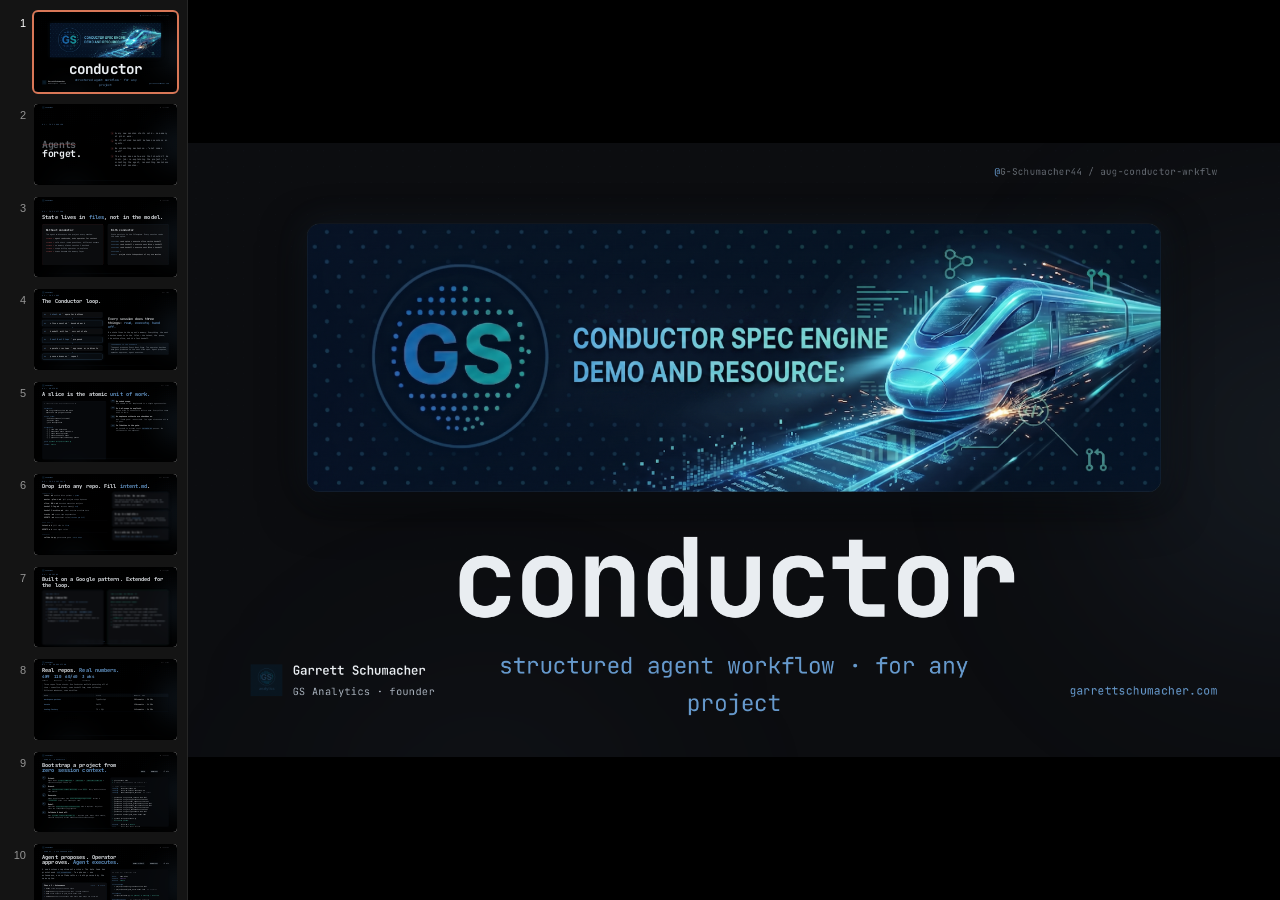
<file: docs/index.html>
<!doctype html>
<html lang="en">
<head>
<meta charset="utf-8">
<meta name="viewport" content="width=device-width,initial-scale=1">
<title>Conductor — Structured Agent Workflow · GS Analytics</title>
<link rel="icon" href="assets/gs_logo.png">
<link rel="stylesheet" href="colors_and_type.css">

<style>
  /* ============================================================
     DECK SCALE — projection-appropriate sizing for 1920×1080
     ============================================================ */
  :root {
    --type-display:  168px;  /* hero / closing wordmark */
    --type-title:    72px;   /* section title */
    --type-headline: 56px;   /* slide headline */
    --type-subhead:  40px;   /* secondary / lede */
    --type-body:     28px;   /* body copy */
    --type-small:    24px;   /* card meta */
    --type-eyebrow:  20px;   /* eyebrows / tags */
    --type-mono-sm:  19px;   /* code blocks */

    --pad-x:         110px;
    --pad-top:       86px;
    --pad-bottom:    72px;
    --gap-title:     56px;
    --gap-item:      32px;

    /* brand pulled forward from colors_and_type.css */
    --bg:            #0c0d10;
    --card:          #14161a;
    --surface:       #161a20;
    --line:          #22262c;
    --line-strong:   #2c3138;
    --text:          #e9edf1;
    --muted:         #a7b0bb;
    --muted-dim:     rgba(167,176,187,0.55);
    --brand:         #6699cc;
    --brand-2:       #4a7fb3;
    --brand-tint:    rgba(102,153,204,0.12);
    --brand-dim:     rgba(102,153,204,0.08);
    --bracket:       rgba(102,153,204,0.55);
    --emerald:       #4ec9b0;
    --emerald-line:  rgba(78,201,176,0.55);
    --emerald-low:   rgba(78,201,176,0.35);
    --warn:          #d99a4a;
    --magenta:       #e0457b;
    --purple:        #8e6bc5;
  }

  /* ============================================================
     STAGE BASE
     ============================================================ */
  html, body { margin: 0; background: #000; color: var(--text); }
  body { font-family: 'JetBrains Mono', ui-monospace, monospace; }

  deck-stage { background: #000; }

  deck-stage > section {
    width: 1920px;
    height: 1080px;
    position: relative;
    overflow: hidden;
    background: var(--bg);
    color: var(--text);
    box-sizing: border-box;
    font-family: 'JetBrains Mono', ui-monospace, monospace;
  }

  /* ambient glow blobs — used on most slides */
  .glow { position: absolute; inset: 0; pointer-events: none; overflow: hidden; z-index: 0; }
  .glow::before, .glow::after {
    content: ''; position: absolute; border-radius: 50%; filter: blur(160px);
  }
  .glow::before {
    width: 900px; height: 900px; left: 78%; top: 8%;
    background: radial-gradient(ellipse, rgba(102,153,204,0.16), transparent 70%);
  }
  .glow::after {
    width: 740px; height: 740px; left: 8%; top: 76%;
    background: radial-gradient(ellipse, rgba(102,153,204,0.08), transparent 70%);
  }
  .glow.warm::after {
    background: radial-gradient(ellipse, rgba(78,201,176,0.10), transparent 70%);
  }

  /* dotted grid — quiet brand motif (echoes monogram halo) */
  .dotgrid {
    position: absolute; inset: 0; pointer-events: none; z-index: 0; opacity: 0.4;
    background-image: radial-gradient(rgba(102,153,204,0.12) 1.5px, transparent 1.5px);
    background-size: 28px 28px;
    mask-image: linear-gradient(180deg, rgba(0,0,0,0.55), rgba(0,0,0,0));
    -webkit-mask-image: linear-gradient(180deg, rgba(0,0,0,0.55), rgba(0,0,0,0));
  }

  /* logo lockup — top-left of every slide */
  .chrome-logo {
    position: absolute; top: 32px; left: var(--pad-x);
    display: flex; align-items: center; gap: 12px;
    z-index: 5;
    font-size: 18px; font-weight: 600; letter-spacing: 0.02em;
    color: var(--muted);
  }
  .chrome-logo img { width: 30px; height: 30px; opacity: 0.95; }
  .chrome-logo .mk { color: var(--brand); }

  /* repo handle — top-right */
  .chrome-handle {
    position: absolute; top: 38px; right: var(--pad-x);
    z-index: 5;
    font-size: 16px; color: var(--muted-dim); letter-spacing: 0.02em;
    white-space: nowrap;
  }
  .chrome-handle .at { color: var(--brand); }

  /* footer rule */
  .footrule {
    position: absolute; left: var(--pad-x); right: var(--pad-x); bottom: 56px;
    height: 1px;
    background: linear-gradient(90deg, transparent, rgba(102,153,204,0.45), transparent);
    z-index: 2;
  }

  /* content wrappers */
  .body {
    position: relative; z-index: 2;
    padding: var(--pad-top) var(--pad-x) var(--pad-bottom);
    height: 100%; box-sizing: border-box;
    display: flex; flex-direction: column;
  }

  /* ============================================================
     TYPOGRAPHY HELPERS
     ============================================================ */
  .eyebrow {
    font-size: var(--type-eyebrow); font-weight: 600;
    letter-spacing: 0.3em; text-transform: uppercase;
    color: rgba(102,153,204,0.75);
  }
  .num-eyebrow {
    font-size: var(--type-eyebrow); font-weight: 600;
    letter-spacing: 0.3em;
    color: rgba(102,153,204,0.8);
  }
  h1, h2, h3, p { margin: 0; }
  .h-display {
    font-size: var(--type-display); font-weight: 700;
    letter-spacing: -0.025em; line-height: 0.98;
  }
  .h-title {
    font-size: var(--type-title); font-weight: 700;
    letter-spacing: -0.02em; line-height: 1.0;
  }
  .h-headline {
    font-size: var(--type-headline); font-weight: 700;
    letter-spacing: -0.015em; line-height: 1.05;
  }
  .h-subhead {
    font-size: var(--type-subhead); font-weight: 500;
    letter-spacing: -0.01em; line-height: 1.2;
    color: var(--brand);
  }
  .lede {
    font-size: var(--type-body); line-height: 1.55;
    color: var(--muted); max-width: 1280px;
  }
  .meta {
    font-size: var(--type-small); color: var(--muted); line-height: 1.55;
  }
  .brand-tx { color: var(--brand); }
  .em-tx    { color: var(--emerald); }
  .warn-tx  { color: var(--warn); }
  .mute-tx  { color: var(--muted); }
  .dim-tx   { color: var(--muted-dim); }

  /* bracket label — signature brand component */
  .bracket {
    display: inline-flex; align-items: center;
    font-size: var(--type-small);
  }
  .bracket .bk { color: var(--bracket); font-weight: 500; }
  .bracket .lbl { padding: 0 14px; color: var(--text); }
  .bracket.muted .bk { color: rgba(167,176,187,0.45); }
  .bracket.muted .lbl { color: var(--muted); }
  .bracket.brand .lbl { color: var(--brand); }

  /* glass card */
  .card {
    border-radius: 24px;
    border: 1px solid rgba(102,153,204,0.14);
    background: rgba(20,22,26,0.62);
    backdrop-filter: blur(20px);
    -webkit-backdrop-filter: blur(20px);
    padding: 44px 48px;
    box-shadow: 0 12px 40px rgba(0,0,0,0.30);
  }
  .card .card-eyebrow {
    font-size: var(--type-eyebrow); font-weight: 600;
    letter-spacing: 0.3em; text-transform: uppercase;
    color: rgba(102,153,204,0.78);
    margin-bottom: 18px;
  }
  .card h3 {
    font-size: 36px; font-weight: 700;
    letter-spacing: -0.01em; line-height: 1.15;
    margin-bottom: 22px;
  }
  .card ul { list-style: none; padding: 0; margin: 0; }
  .card ul li {
    font-size: var(--type-small);
    color: var(--muted); line-height: 1.6;
    padding: 6px 0 6px 28px;
    position: relative;
  }
  .card ul li::before {
    content: '→';
    position: absolute; left: 0; top: 8px;
    color: var(--brand); font-weight: 500;
  }
  .card.warm { border-color: rgba(78,201,176,0.22); }
  .card.warm ul li::before { color: var(--emerald); }

  /* code block — terminal aesthetic */
  .code {
    background: rgba(8,10,14,0.85);
    border: 1px solid var(--line);
    border-radius: 14px;
    padding: 22px 26px;
    font-family: 'JetBrains Mono', ui-monospace, monospace;
    font-size: var(--type-mono-sm);
    line-height: 1.5;
    color: var(--text);
    white-space: pre;
    overflow: hidden;
    box-sizing: border-box;
  }
  .code .cmt { color: var(--muted-dim); }
  .code .key { color: var(--brand); }
  .code .str { color: var(--emerald); }
  .code .num { color: var(--warn); }
  .code .prompt { color: var(--emerald-line); }
  .code .ok  { color: var(--emerald); }
  .code .warn { color: var(--warn); }
  .code .err { color: var(--magenta); }
  .code .hash { color: var(--purple); }

  /* gradient divider */
  .grad-rule {
    height: 1px;
    background: linear-gradient(90deg, transparent, var(--brand), transparent);
    margin: 0;
  }

  /* ============================================================
     SLIDE 01 — TITLE
     ============================================================ */
  .s-title { padding: 0; }
  .s-title .body { padding: 0; }
  .s-title .banner-frame {
    position: absolute; left: 50%; top: 142px; transform: translateX(-50%);
    width: 1500px; height: 470px;
    border-radius: 22px; overflow: hidden;
    border: 1px solid rgba(102,153,204,0.20);
    box-shadow: 0 24px 80px rgba(0,0,0,0.55), 0 0 60px rgba(102,153,204,0.10);
    z-index: 2;
  }
  .s-title .banner-frame img { width: 100%; height: 100%; object-fit: cover; display: block; }
  .s-title .title-stack {
    position: absolute; left: 50%; top: 670px; transform: translateX(-50%);
    z-index: 3;
    display: flex; flex-direction: column; align-items: center;
    text-align: center;
  }
  .s-title .h-display { font-size: 192px; }
  .s-title .tag { font-size: 40px; color: var(--brand); margin-top: 28px; letter-spacing: -0.01em; }
  .s-title .speaker {
    position: absolute; left: var(--pad-x); bottom: 100px;
    display: flex; align-items: center; gap: 18px;
    z-index: 3;
  }
  .s-title .speaker img { width: 56px; height: 56px; }
  .s-title .speaker .sp-name { font-size: 22px; color: var(--text); font-weight: 600; }
  .s-title .speaker .sp-sub  { font-size: 18px; color: var(--muted); margin-top: 4px; letter-spacing: 0.02em; }
  .s-title .url {
    position: absolute; right: var(--pad-x); bottom: 100px;
    font-size: 20px; color: var(--brand); letter-spacing: 0.02em;
    z-index: 3;
  }

  /* ============================================================
     SLIDE 02 — THE PROBLEM
     ============================================================ */
  .s-problem .body { justify-content: center; }
  .s-problem .grid {
    display: grid; grid-template-columns: 1.05fr 1fr; gap: 100px; align-items: center;
    margin-top: 40px;
  }
  .s-problem .lead {
    font-size: 132px; font-weight: 700;
    letter-spacing: -0.025em; line-height: 0.95;
  }
  .s-problem .lead .strike {
    color: var(--muted-dim);
    text-decoration: line-through;
    text-decoration-color: rgba(217,102,102,0.55);
    text-decoration-thickness: 6px;
  }
  .s-problem .pain {
    display: flex; flex-direction: column; gap: 22px;
  }
  .s-problem .pain .row {
    display: flex; align-items: flex-start; gap: 22px;
    font-size: var(--type-body); color: var(--muted); line-height: 1.45;
  }
  .s-problem .pain .row .mk {
    width: 38px; height: 38px; flex-shrink: 0;
    border-radius: 10px;
    background: rgba(217,102,102,0.10);
    color: rgba(217,102,102,0.9);
    display: flex; align-items: center; justify-content: center;
    font-size: 24px; line-height: 1;
    margin-top: 6px;
  }

  /* ============================================================
     SLIDE 03 — STATE LIVES IN FILES
     ============================================================ */
  .s-state .body { justify-content: center; }
  .s-state .grid {
    display: grid; grid-template-columns: 1fr 1fr; gap: 60px; margin-top: 60px;
  }
  .s-state .panel {
    border-radius: 22px;
    border: 1px solid rgba(102,153,204,0.14);
    background: rgba(20,22,26,0.55);
    padding: 44px 48px;
    min-height: 460px;
    display: flex; flex-direction: column;
  }
  .s-state .panel.bad { border-color: rgba(217,102,102,0.22); }
  .s-state .panel h3 { font-size: 36px; font-weight: 700; margin-bottom: 18px; letter-spacing: -0.01em; }
  .s-state .panel .tagline { font-size: 22px; color: var(--muted); margin-bottom: 28px; line-height: 1.5; }
  .s-state .stream {
    display: flex; flex-direction: column; gap: 12px;
    font-size: 22px; line-height: 1.45;
  }
  .s-state .stream .line { display: flex; gap: 14px; align-items: baseline; }
  .s-state .stream .tag {
    color: var(--muted-dim); font-size: 18px; min-width: 84px;
    letter-spacing: 0.05em; text-transform: uppercase;
  }
  .s-state .stream .tag.f { color: var(--brand); }
  .s-state .stream .tag.b { color: rgba(217,102,102,0.85); }
  .s-state .stream .tx  { color: var(--text); }
  .s-state .stream .tx.mute { color: var(--muted); }

  /* ============================================================
     SLIDE 04 — THE LOOP
     ============================================================ */
  .s-loop .body { padding-top: 70px; padding-bottom: 60px; }
  .s-loop .top { display: flex; align-items: baseline; gap: 40px; }
  .s-loop .stage {
    flex: 1; margin-top: 40px;
    display: grid; grid-template-columns: 1fr 1fr; gap: 80px; align-items: center;
  }
  .s-loop .flow {
    display: flex; flex-direction: column; align-items: stretch; gap: 14px;
  }
  .s-loop .node {
    border-radius: 14px;
    border: 1px solid rgba(102,153,204,0.18);
    background: rgba(20,22,26,0.6);
    padding: 16px 26px;
    display: flex; align-items: center; gap: 22px;
    font-size: 26px; color: var(--text);
  }
  .s-loop .node.hi {
    border-color: rgba(102,153,204,0.45);
    box-shadow: 0 0 40px rgba(102,153,204,0.18);
    background: rgba(102,153,204,0.08);
  }
  .s-loop .node .n {
    font-size: 20px; color: var(--brand); letter-spacing: 0.15em;
    min-width: 60px;
  }
  .s-loop .arrow { text-align: center; color: var(--brand); font-size: 22px; line-height: 0.5; opacity: 0.65; margin: -2px 0; }
  .s-loop .arrow .a { display: inline-block; transform: scaleY(0.7); }
  .s-loop .side {
    display: flex; flex-direction: column; gap: 36px;
  }
  .s-loop .side .pull {
    font-size: 44px; line-height: 1.2; font-weight: 600; letter-spacing: -0.01em;
  }
  .s-loop .side .pull .em { color: var(--brand); }
  .s-loop .side .micro { font-size: 24px; color: var(--muted); line-height: 1.55; }
  .s-loop .side .stamp {
    margin-top: 8px;
    padding: 18px 26px;
    border-left: 2px solid var(--brand);
    background: var(--brand-dim);
    border-radius: 0 12px 12px 0;
    font-size: 22px; color: var(--muted); line-height: 1.5;
  }
  .s-loop .side .stamp .lbl { color: var(--brand); display: block; margin-bottom: 4px; letter-spacing: 0.2em; font-size: 16px; font-weight: 600; text-transform: uppercase;}

  /* ============================================================
     SLIDE 05 — SLICE ANATOMY
     ============================================================ */
  .s-slice .body { padding-top: 76px; padding-bottom: 60px; }
  .s-slice .grid {
    display: grid; grid-template-columns: 1.1fr 1fr; gap: 60px; align-items: stretch;
    margin-top: 38px; flex: 1; min-height: 0;
  }
  .s-slice .col .code {
    height: 100%;
  }
  .s-slice .annotations { display: flex; flex-direction: column; gap: 24px; }
  .s-slice .ann {
    display: grid; grid-template-columns: 60px 1fr; gap: 18px; align-items: start;
  }
  .s-slice .ann .pin {
    font-size: 16px; font-weight: 600;
    color: var(--brand); letter-spacing: 0.18em;
    background: var(--brand-tint); border-radius: 6px;
    padding: 6px 0; text-align: center;
  }
  .s-slice .annotations { gap: 18px; }
  .s-slice .ann h4 { font-size: 24px; font-weight: 600; color: var(--text); margin: 0 0 4px; letter-spacing: -0.005em;}
  .s-slice .ann p  { font-size: 20px; color: var(--muted); line-height: 1.45; }

  /* ============================================================
     SLIDE 06 — SCAFFOLD
     ============================================================ */
  .s-scaff .body { padding-top: 80px; padding-bottom: 60px; }
  .s-scaff .grid {
    display: grid; grid-template-columns: 1.15fr 1fr; gap: 64px; align-items: stretch;
    margin-top: 40px; flex: 1; min-height: 0;
  }
  .s-scaff .tree { line-height: 1.7; }
  .s-scaff .tree .l { display: flex; gap: 22px; align-items: baseline; padding: 4px 0; }
  .s-scaff .tree .l .path {
    font-family: 'JetBrains Mono', ui-monospace, monospace;
    font-size: var(--type-small); color: var(--text);
    white-space: pre;
  }
  .s-scaff .tree .l .path .dim { color: var(--muted-dim); }
  .s-scaff .tree .l .desc {
    font-size: 20px; color: var(--muted); font-style: italic;
  }
  .s-scaff .tree .l .desc .em { color: var(--brand); font-style: normal; }
  .s-scaff .tree .group {
    margin: 14px 0 0;
    font-size: 16px; color: rgba(102,153,204,0.7);
    letter-spacing: 0.25em; text-transform: uppercase;
    padding-top: 14px; border-top: 1px solid var(--line);
  }
  .s-scaff .tree .group:first-child { margin-top: 0; padding-top: 0; border-top: 0; }
  .s-scaff .aside { display: flex; flex-direction: column; gap: 24px; }
  .s-scaff .aside .card { padding: 32px 36px; }
  .s-scaff .aside .card h4 { font-size: 28px; font-weight: 600; margin: 0 0 10px; }
  .s-scaff .aside .card p  { font-size: 22px; color: var(--muted); line-height: 1.5; }

  /* ============================================================
     SLIDE 07 — ORIGINS
     ============================================================ */
  .s-origin .body { padding-top: 80px; padding-bottom: 60px; }
  .s-origin .grid {
    display: grid; grid-template-columns: 1fr 1fr; gap: 50px;
    margin-top: 36px; flex: 1; align-items: stretch; min-height: 0;
  }
  .s-origin .card { display: flex; flex-direction: column; height: 100%; padding: 36px 40px; }
  .s-origin .card h3 { font-size: 32px; margin-bottom: 14px; }
  .s-origin .card .date { font-size: 20px; color: var(--brand); margin-bottom: 6px; letter-spacing: 0.05em; }
  .s-origin .card .who  { font-size: 20px; color: var(--muted-dim); margin-bottom: 22px; }
  .s-origin .card ul li { font-size: 22px; padding: 5px 0 5px 28px; line-height: 1.45; }
  .s-origin .card.warm .date { color: var(--emerald); }
  .s-origin .footer {
    margin-top: 22px;
    text-align: center;
    font-size: 18px; color: var(--muted-dim); line-height: 1.55;
  }
  .s-origin .footer .em { color: var(--brand); }

  /* ============================================================
     SLIDE 08 — THREE DEMOS (overview)
     ============================================================ */
  .s-demos .body { padding-top: 76px; padding-bottom: 60px; }
  .s-demos .row {
    margin-top: 40px;
    display: grid; grid-template-columns: repeat(3, 1fr); gap: 32px; flex: 1; min-height: 0;
  }
  .s-demos .demo-card {
    border-radius: 22px;
    border: 1px solid rgba(102,153,204,0.16);
    background: rgba(20,22,26,0.6);
    backdrop-filter: blur(20px);
    padding: 36px 36px;
    display: flex; flex-direction: column;
    box-shadow: 0 12px 40px rgba(0,0,0,0.30);
    min-height: 0;
  }
  .s-demos .demo-card .n {
    font-size: 80px; font-weight: 700; line-height: 0.9;
    color: var(--brand); letter-spacing: -0.04em;
  }
  .s-demos .demo-card .label {
    font-size: 18px; color: rgba(102,153,204,0.72);
    letter-spacing: 0.28em; text-transform: uppercase;
    margin: 16px 0 14px;
  }
  .s-demos .demo-card .h { font-size: 32px; font-weight: 700; line-height: 1.15; letter-spacing: -0.01em; }
  .s-demos .demo-card .desc {
    margin-top: 16px;
    font-size: 19px; color: var(--muted); line-height: 1.5;
  }
  .s-demos .demo-card .meta-row {
    margin-top: auto;
    padding-top: 20px;
    border-top: 1px solid var(--line);
    display: flex; flex-direction: column; gap: 6px;
    font-size: 18px;
  }
  .s-demos .demo-card .meta-row .k { color: var(--muted-dim); letter-spacing: 0.05em; }
  .s-demos .demo-card .meta-row .v { color: var(--text); }
  .s-demos .demo-card .meta-row .v.brand { color: var(--brand); }
  .s-demos .prompt-line {
    margin-top: 24px;
    font-size: 22px; color: var(--muted);
    text-align: center;
  }
  .s-demos .prompt-line .em { color: var(--brand); }

  /* ============================================================
     SLIDE 09-11 — DEMO DEEP DIVES
     ============================================================ */
  .s-deep .body { padding-top: 76px; padding-bottom: 60px; }
  .s-deep .toprow {
    display: flex; justify-content: space-between; align-items: flex-end;
    gap: 40px;
  }
  .s-deep .titleblock { max-width: 1100px; }
  .s-deep .demo-tag {
    display: inline-block;
    border: 1px solid rgba(102,153,204,0.35);
    color: var(--brand);
    border-radius: 999px;
    padding: 6px 18px;
    font-size: 18px; letter-spacing: 0.2em; text-transform: uppercase;
    margin-bottom: 22px;
  }
  .s-deep .meta-strip {
    display: flex; gap: 26px;
    font-size: 22px; color: var(--muted);
    padding-bottom: 6px;
  }
  .s-deep .meta-strip .sep { color: var(--brand); opacity: 0.5; }
  .s-deep .meta-strip code {
    color: var(--text); background: var(--brand-dim);
    padding: 4px 10px; border-radius: 6px; font-size: 20px;
  }
  .s-deep .stage {
    margin-top: 36px;
    display: grid; grid-template-columns: 1.05fr 0.95fr; gap: 50px; flex: 1;
    min-height: 0;
  }
  .s-deep .stage .col { min-width: 0; min-height: 0; display: flex; flex-direction: column; }
  .s-deep .stage .col .code { flex: 1; }
  .s-deep .steps {
    display: flex; flex-direction: column; gap: 12px;
  }
  .s-deep .step {
    display: grid; grid-template-columns: 56px 1fr; gap: 18px;
    align-items: start;
  }
  .s-deep .step .num {
    width: 44px; height: 44px;
    border-radius: 999px;
    background: var(--brand-tint);
    border: 1px solid rgba(102,153,204,0.35);
    display: flex; align-items: center; justify-content: center;
    color: var(--brand); font-weight: 700; font-size: 20px;
  }
  .s-deep .step .copy h4 {
    font-size: 24px; font-weight: 600; letter-spacing: -0.005em;
    margin: 6px 0 4px;
  }
  .s-deep .step .copy p {
    font-size: 19px; color: var(--muted); line-height: 1.45;
  }
  .s-deep .step .copy code {
    color: var(--emerald); background: rgba(78,201,176,0.08);
    padding: 2px 8px; border-radius: 6px;
    font-family: 'JetBrains Mono', monospace;
    font-size: 18px;
  }

  /* demo-2 split (autonomous / collaborative phases) */
  .s-deep .phases {
    display: grid; grid-template-rows: 1fr 1fr; gap: 24px;
    flex: 1;
  }
  .s-deep .phase {
    border-radius: 18px;
    border: 1px solid rgba(102,153,204,0.18);
    background: rgba(20,22,26,0.58);
    padding: 22px 28px;
    display: flex; flex-direction: column; gap: 10px;
  }
  .s-deep .phase.collab { border-color: rgba(78,201,176,0.22); }
  .s-deep .phase .ph-head { display: flex; justify-content: space-between; align-items: baseline; }
  .s-deep .phase h4 { font-size: 24px; font-weight: 700; color: var(--text); margin: 0; }
  .s-deep .phase .ph-meta { font-size: 15px; color: var(--brand); letter-spacing: 0.18em; text-transform: uppercase; }
  .s-deep .phase.collab .ph-meta { color: var(--emerald); }
  .s-deep .phase .steps-mini { display: flex; flex-direction: column; gap: 6px; }
  .s-deep .phase .steps-mini .l {
    font-size: 19px; color: var(--muted); line-height: 1.4;
    padding-left: 22px; position: relative;
  }
  .s-deep .phase .steps-mini .l::before {
    content: '→'; color: var(--brand); position: absolute; left: 0; top: 0;
  }
  .s-deep .phase.collab .steps-mini .l::before { color: var(--emerald); }
  .s-deep .phase .steps-mini .l .em { color: var(--text); }

  /* demo-3 cron */
  .s-deep.cron .stage { grid-template-columns: 1.05fr 1fr; }
  .s-deep.cron .cron-stamp {
    display: flex; align-items: center; gap: 22px;
    padding: 20px 26px;
    background: rgba(8,10,14,0.7);
    border: 1px solid rgba(102,153,204,0.25);
    border-radius: 14px;
  }
  .s-deep.cron .cron-stamp .clock {
    width: 64px; height: 64px; border-radius: 999px;
    border: 2px solid var(--brand);
    display: flex; align-items: center; justify-content: center;
    color: var(--brand); font-size: 30px;
    flex-shrink: 0;
  }
  .s-deep.cron .cron-stamp .cron-tx { font-size: 21px; color: var(--text); }
  .s-deep.cron .cron-stamp .cron-tx code {
    color: var(--brand); background: var(--brand-dim);
    padding: 3px 8px; border-radius: 6px; font-size: 18px;
  }
  .s-deep.cron .cron-stamp .cron-tx .sub {
    display: block; font-size: 16px; color: var(--muted); margin-top: 4px;
  }
  .s-deep.cron .status-pair {
    display: flex; gap: 14px; margin-top: auto;
  }
  .s-deep.cron .status-pair .pill {
    flex: 1; padding: 14px 20px; border-radius: 12px;
    border: 1px solid var(--line);
    background: rgba(20,22,26,0.55);
  }
  .s-deep.cron .status-pair .pill .k { font-size: 13px; letter-spacing: 0.25em; text-transform: uppercase; color: var(--muted-dim); }
  .s-deep.cron .status-pair .pill .v { font-size: 22px; font-weight: 700; margin-top: 4px; }
  .s-deep.cron .status-pair .pill.ok .v   { color: var(--emerald); }
  .s-deep.cron .status-pair .pill.deg .v  { color: var(--warn); }

  /* ============================================================
     SLIDE 12 — VALIDATOR
     ============================================================ */
  .s-valid .body { padding-top: 76px; padding-bottom: 60px; }
  .s-valid .grid {
    margin-top: 36px;
    display: grid; grid-template-columns: 1fr 1.1fr; gap: 50px; flex: 1; min-height: 0;
  }
  .s-valid .right { display: flex; flex-direction: column; min-height: 0; }
  .s-valid .left {
    display: flex; flex-direction: column; gap: 22px;
  }
  .s-valid .checklist h4 {
    font-size: 20px; font-weight: 600;
    letter-spacing: 0.2em; text-transform: uppercase;
    color: var(--brand);
    margin: 0 0 12px;
  }
  .s-valid .checklist ul { list-style: none; padding: 0; margin: 0; }
  .s-valid .checklist ul li {
    font-size: 20px; line-height: 1.45; color: var(--muted);
    padding: 4px 0 4px 30px; position: relative;
  }
  .s-valid .checklist ul li::before {
    content: '✓'; color: var(--emerald);
    position: absolute; left: 0; top: 6px; font-weight: 700;
  }
  .s-valid .right .code { height: 100%; box-sizing: border-box; }
  .s-valid .right .meta-strip {
    margin-top: 20px;
    font-size: 22px; color: var(--muted-dim);
    text-align: center;
    letter-spacing: 0.05em;
  }
  .s-valid .right .meta-strip .em { color: var(--brand); }

  /* ============================================================
     SLIDE 13 — ADAPT
     ============================================================ */
  .s-adapt .body { padding-top: 80px; padding-bottom: 60px; }
  .s-adapt .grid {
    margin-top: 44px;
    display: grid; grid-template-columns: 1fr 1fr; gap: 60px; flex: 1; min-height: 0;
  }
  .s-adapt h4.col-head {
    font-size: 24px; font-weight: 600;
    letter-spacing: 0.25em; text-transform: uppercase;
    color: var(--brand); margin: 0 0 28px;
  }
  .s-adapt .cli-table {
    display: grid; grid-template-columns: 1fr 1.4fr;
    border-top: 1px solid var(--line);
  }
  .s-adapt .cli-table .row {
    display: contents;
  }
  .s-adapt .cli-table .cell {
    padding: 22px 4px;
    border-bottom: 1px solid var(--line);
    font-size: 26px;
  }
  .s-adapt .cli-table .row.head .cell {
    font-size: 18px; color: var(--muted-dim);
    letter-spacing: 0.25em; text-transform: uppercase;
    border-bottom-color: var(--line-strong);
    padding-top: 0;
  }
  .s-adapt .cli-table .cell.cli {
    font-weight: 600; color: var(--text);
  }
  .s-adapt .cli-table .cell.file code {
    color: var(--brand); background: var(--brand-dim);
    padding: 4px 12px; border-radius: 6px; font-size: 24px;
  }
  .s-adapt ol.steps {
    list-style: none; padding: 0; margin: 0;
    counter-reset: stepc;
    display: flex; flex-direction: column; gap: 22px;
  }
  .s-adapt ol.steps li {
    counter-increment: stepc;
    position: relative;
    padding-left: 78px;
    font-size: 26px; line-height: 1.5;
    color: var(--text);
  }
  .s-adapt ol.steps li::before {
    content: counter(stepc, decimal-leading-zero);
    position: absolute; left: 0; top: 0;
    width: 52px; height: 52px;
    border-radius: 999px;
    border: 1px solid rgba(102,153,204,0.35);
    background: var(--brand-tint);
    color: var(--brand);
    font-size: 22px; font-weight: 600;
    display: flex; align-items: center; justify-content: center;
  }
  .s-adapt ol.steps li .mute { color: var(--muted); display: block; margin-top: 4px; font-size: 22px; }
  .s-adapt ol.steps li code {
    color: var(--brand); background: var(--brand-dim);
    padding: 2px 10px; border-radius: 6px; font-size: 24px;
  }

  /* ============================================================
     SLIDE 14 — CLOSING
     ============================================================ */
  .s-ship .body {
    padding-top: 86px; padding-bottom: 72px;
  }
  .s-ship .h-display { font-size: 156px; margin-top: 12px; }
  .s-ship .h-display .em { color: var(--brand); }
  .s-ship .lede {
    font-size: 30px; margin-top: 28px;
    color: var(--muted); max-width: 1200px;
  }
  .s-ship .demo-grid {
    margin-top: 56px;
    display: grid; grid-template-columns: repeat(3, 1fr); gap: 24px;
  }
  .s-ship .demo-row {
    border-radius: 16px;
    border: 1px solid rgba(102,153,204,0.18);
    background: rgba(20,22,26,0.6);
    padding: 24px 28px;
    display: flex; flex-direction: column; gap: 10px;
  }
  .s-ship .demo-row .tag {
    font-size: 14px; letter-spacing: 0.28em;
    text-transform: uppercase; color: rgba(102,153,204,0.78);
  }
  .s-ship .demo-row .branch {
    font-family: 'JetBrains Mono', monospace;
    font-size: 20px; color: var(--text); font-weight: 600;
  }
  .s-ship .demo-row .branch .b { color: var(--brand); }
  .s-ship .demo-row .prompt-cmd {
    margin-top: 4px;
    font-family: 'JetBrains Mono', monospace;
    font-size: 16px; color: var(--emerald);
    line-height: 1.45;
  }
  .s-ship .demo-row .prompt-cmd .p { color: var(--emerald-line); margin-right: 8px; }

  .s-ship .repo-bar {
    margin-top: 56px;
    padding: 28px 36px;
    border-radius: 16px;
    border: 1px solid rgba(102,153,204,0.35);
    background: var(--brand-tint);
    display: flex; align-items: center; justify-content: space-between;
    gap: 32px;
    box-shadow: 0 0 40px rgba(102,153,204,0.18);
  }
  .s-ship .repo-bar .kicker {
    font-size: 16px; letter-spacing: 0.28em; text-transform: uppercase;
    color: rgba(102,153,204,0.85);
  }
  .s-ship .repo-bar .url {
    font-family: 'JetBrains Mono', monospace;
    font-size: 28px; color: var(--text); font-weight: 600;
    letter-spacing: -0.01em; margin-top: 4px;
    white-space: nowrap;
  }
  .s-ship .repo-bar .url .b { color: var(--brand); }
  .s-ship .repo-bar .lic {
    font-size: 16px; color: var(--muted);
    letter-spacing: 0.2em; text-transform: uppercase;
    text-align: right;
  }
  .s-ship .repo-bar .lic .em { color: var(--brand); display: block; font-size: 14px; margin-bottom: 4px; }

  .s-ship .qa-row {
    margin-top: 38px;
    display: flex; align-items: center; justify-content: space-between; gap: 32px;
  }
  .s-ship .qa-row .qa {
    font-size: 38px; font-weight: 600;
    letter-spacing: -0.01em; color: var(--text);
  }
  .s-ship .qa-row .qa .em { color: var(--brand); }
  .s-ship .qa-row .contacts {
    display: flex; gap: 40px;
    font-size: 18px; color: var(--muted);
  }
  .s-ship .qa-row .contacts .em { color: var(--brand); margin-right: 10px; }

  /* ============================================================
     SECTION HEADER style — bigger title + minimal chrome
     (not used as a separate slide, but available)
     ============================================================ */


  /* =====================================================
     08 — IN PRODUCTION
     ===================================================== */
  .s-proof .body { padding-top: 60px; padding-bottom: 40px; }

  .s-proof .stat-bar {
    margin-top: 28px;
    display: flex;
    gap: 56px;
  }
  .s-proof .proof-text {
    margin-top: 28px;
    font-size: 22px;
    color: var(--muted);
    line-height: 1.6;
    max-width: 860px;
    border-left: 2px solid rgba(102,153,204,0.3);
    padding-left: 20px;
  }
  .s-proof .repo-table {
    margin-top: 28px;
    display: grid;
    grid-template-columns: 1.4fr 1fr 1fr;
    border: 1px solid rgba(102,153,204,0.15);
    border-radius: 10px;
    overflow: hidden;
  }
  .s-proof .repo-row { display: contents; }
  .s-proof .repo-row > div {
    padding: 14px 28px;
    font-size: 22px;
    border-bottom: 1px solid rgba(102,153,204,0.08);
  }
  .s-proof .repo-row.head > div {
    font-size: 17px;
    text-transform: uppercase;
    letter-spacing: 0.08em;
    color: var(--muted);
    background: rgba(102,153,204,0.05);
    padding: 10px 28px;
  }
  .s-proof .repo-name { color: var(--brand); font-weight: 600; }
  .s-proof .repo-stack { color: var(--muted); }
  .s-proof .repo-stats { color: var(--text); }

  .s-proof .stat-bar .stat .n {
    font-size: 56px;
    font-weight: 700;
    color: var(--brand);
    letter-spacing: -0.02em;
    line-height: 1;
  }
  .s-proof .stat-bar .stat .lbl {
    font-size: 15px;
    text-transform: uppercase;
    letter-spacing: 0.08em;
    color: var(--muted);
    margin-top: 8px;
  }

</style>
</head>
<body>

<deck-stage width="1920" height="1080">

  <!-- =====================================================
       01 — TITLE
       ===================================================== -->
  <section class="s-title" data-label="01 Title">
    <div class="glow"></div>
    <div class="dotgrid"></div>

    <div class="chrome-handle"><span class="at">@</span>G-Schumacher44 / aug-conductor-wrkflw</div>

    <div class="banner-frame">
      <img src="assets/gs-cond-demo-bnr.png" alt="Conductor demo banner — GS Analytics">
    </div>

    <div class="title-stack">
      <h1 class="h-display">conductor</h1>
      <p class="tag">structured agent workflow · for any project</p>
    </div>

    <div class="speaker">
      <img src="assets/gs_logo.png" alt="GS Analytics monogram">
      <div>
        <div class="sp-name">Garrett Schumacher</div>
        <div class="sp-sub">GS Analytics · founder</div>
      </div>
    </div>
    <div class="url">garrettschumacher.com</div>
  </section>

  <!-- =====================================================
       02 — THE PROBLEM
       ===================================================== -->
  <section class="s-problem" data-label="02 The problem">
    <div class="glow"></div>
    <div class="dotgrid"></div>

    <div class="chrome-logo">
      <img src="assets/gs_logo.png" alt=""><span class="mk">conductor</span>
    </div>
    <div class="chrome-handle">01 / problem</div>

    <div class="body">
      <span class="num-eyebrow">01 — THE PROBLEM</span>
      <div class="grid" style="margin-top: 80px;">
        <div>
          <h2 class="lead"><span class="strike">Agents</span><br>forget.</h2>
        </div>
        <div class="pain">
          <div class="row"><span class="mk">×</span><span>Every new session starts cold — no memory of prior work.</span></div>
          <div class="row"><span class="mk">×</span><span>No structured handoff between sessions or agents.</span></div>
          <div class="row"><span class="mk">×</span><span>No scheduling mechanism — "what comes next?"</span></div>
          <div class="row"><span class="mk">×</span><span>The human does meta-work that shouldn't be their job: re-explaining the project, re-orienting the agent, reconciling decisions made last session.</span></div>
        </div>
      </div>
    </div>
    <div class="footrule"></div>
  </section>

  <!-- =====================================================
       03 — STATE LIVES IN FILES
       ===================================================== -->
  <section class="s-state" data-label="03 State lives in files">
    <div class="glow"></div>
    <div class="dotgrid"></div>

    <div class="chrome-logo">
      <img src="assets/gs_logo.png" alt=""><span class="mk">conductor</span>
    </div>
    <div class="chrome-handle">02 / pattern</div>

    <div class="body">
      <span class="num-eyebrow">02 — THE PATTERN</span>
      <h2 class="h-title" style="margin-top: 18px;">State lives in <span class="brand-tx">files</span>, not in the model.</h2>

      <div class="grid">
        <div class="panel bad">
          <h3>Without conductor</h3>
          <div class="tagline">The agent re-discovers the project every session.</div>
          <div class="stream">
            <div class="line"><span class="tag b">SESSION 1</span><span class="tx">agent reads code, asks operator for context</span></div>
            <div class="line"><span class="tag b">SESSION 2</span><span class="tx mute">cold start — same questions, different answers</span></div>
            <div class="line"><span class="tag b">SESSION 3</span><span class="tx mute">no memory of what session 1 decided</span></div>
            <div class="line"><span class="tag b">SESSION 4</span><span class="tx mute">scope drifts; operator re-explains</span></div>
            <div class="line"><span class="tag b">SESSION 5</span><span class="tx mute">human becomes the memory layer</span></div>
          </div>
        </div>
        <div class="panel">
          <h3>With conductor</h3>
          <div class="tagline">State persists in the filesystem. Every session reads the same spine.</div>
          <div class="stream">
            <div class="line"><span class="tag f">SESSION 1</span><span class="tx">read spine → execute slice → write handoff</span></div>
            <div class="line"><span class="tag f">SESSION 2</span><span class="tx">read handoff → execute next slice → handoff</span></div>
            <div class="line"><span class="tag f">SESSION 3</span><span class="tx">read handoff → execute next slice → handoff</span></div>
            <div class="line"><span class="tag f">SESSION N</span><span class="tx">…</span></div>
            <div class="line"><span class="tag f">RESULT</span><span class="tx">project state independent of any one session</span></div>
          </div>
        </div>
      </div>
    </div>
    <div class="footrule"></div>
  </section>

  <!-- =====================================================
       04 — THE LOOP
       ===================================================== -->
  <section class="s-loop" data-label="04 The Conductor loop">
    <div class="glow"></div>
    <div class="dotgrid"></div>

    <div class="chrome-logo">
      <img src="assets/gs_logo.png" alt=""><span class="mk">conductor</span>
    </div>
    <div class="chrome-handle">03 / loop</div>

    <div class="body">
      <div class="top">
        <span class="num-eyebrow">03 — THE LOOP</span>
      </div>
      <h2 class="h-title" style="margin-top: 18px;">The Conductor loop.</h2>

      <div class="stage">
        <div class="flow">
          <div class="node"><span class="n">01</span><span><span class="brand-tx">intent.md</span> · operator defines</span></div>
          <div class="arrow"><span class="a">▼</span></div>
          <div class="node hi"><span class="n">02</span><span>slice executed · bounded work</span></div>
          <div class="arrow"><span class="a">▼</span></div>
          <div class="node"><span class="n">03</span><span>handoff written · current state</span></div>
          <div class="arrow"><span class="a">▼</span></div>
          <div class="node hi"><span class="n">04</span><span><span class="brand-tx">Exact Next Steps</span> · proposed</span></div>
          <div class="arrow"><span class="a">▼</span></div>
          <div class="node"><span class="n">05</span><span>operator reviews · approves or redirects</span></div>
          <div class="arrow"><span class="a">▼</span></div>
          <div class="node hi"><span class="n">06</span><span>queue advances · repeat</span></div>
        </div>

        <div class="side">
          <p class="pull">Every session does three things: <span class="em">read, execute, hand off.</span></p>
          <p class="micro">No state lives in the agent's memory. Everything the next session needs is in the files — the intent, the queue, the active slice, and the last handoff.</p>
          <div class="stamp">
            <span class="lbl">The handoff is the schedule</span>
            The agent proposes Exact Next Steps. The operator decides what gets promoted to the next slice spec. Agent proposes, operator approves, agent executes.
          </div>
        </div>
      </div>
    </div>
    <div class="footrule"></div>
  </section>

  <!-- =====================================================
       05 — ANATOMY OF A SLICE
       ===================================================== -->
  <section class="s-slice" data-label="05 Anatomy of a slice">
    <div class="glow"></div>
    <div class="dotgrid"></div>

    <div class="chrome-logo">
      <img src="assets/gs_logo.png" alt=""><span class="mk">conductor</span>
    </div>
    <div class="chrome-handle">04 / slice</div>

    <div class="body">
      <span class="num-eyebrow">04 — ANATOMY</span>
      <h2 class="h-title" style="margin-top: 18px;">A slice is the atomic <span class="brand-tx">unit of work.</span></h2>

      <div class="grid">
        <div class="col">
          <pre class="code"><span class="cmt"># conductor/slice-04-promotions-view.md</span>

<span class="key">objective:</span>
  Add fct_promotions view and a 9th
  explore to the gold_marts model.

<span class="key">out_of_scope:</span>
  - field enrichment (slice-05)
  - backfill logic
  - join configuration

<span class="key">acceptance:</span>
  - [ ] view file generated
  - [ ] dimensions match schema 1:1
  - [ ] count measure present
  - [ ] explore added to model
  - [ ] python3 scripts/validate.py passes

<span class="key">gate:</span> <span class="str">python3 scripts/validate.py</span>
<span class="key">status:</span> <span class="ok">active</span></pre>
        </div>

        <div class="col annotations">
          <div class="ann">
            <div class="pin">01</div>
            <div>
              <h4>Bounded scope.</h4>
              <p>One commit or PR. Completable in a single agent session.</p>
            </div>
          </div>
          <div class="ann">
            <div class="pin">02</div>
            <div>
              <h4>Out-of-scope is explicit.</h4>
              <p>Scope drift is the default failure mode. Every slice names what it isn't.</p>
            </div>
          </div>
          <div class="ann">
            <div class="pin">03</div>
            <div>
              <h4>Acceptance criteria are checkboxes.</h4>
              <p>Not "looks good" — measurable. The agent ticks them off as it goes.</p>
            </div>
          </div>
          <div class="ann">
            <div class="pin">04</div>
            <div>
              <h4>Validation is the gate.</h4>
              <p>No handoff is written until <code style="font-size:20px;background:var(--brand-dim);padding:2px 8px;border-radius:6px;color:var(--brand);">validate.py</code> passes. The validator is non-optional.</p>
            </div>
          </div>
        </div>
      </div>
    </div>
    <div class="footrule"></div>
  </section>

  <!-- =====================================================
       06 — THE SCAFFOLD
       ===================================================== -->
  <section class="s-scaff" data-label="06 The scaffold">
    <div class="glow"></div>
    <div class="dotgrid"></div>

    <div class="chrome-logo">
      <img src="assets/gs_logo.png" alt=""><span class="mk">conductor</span>
    </div>
    <div class="chrome-handle">05 / scaffold</div>

    <div class="body">
      <span class="num-eyebrow">05 — THE SCAFFOLD</span>
      <h2 class="h-title" style="margin-top: 18px;">Drop into any repo. Fill <span class="brand-tx">intent.md</span>.</h2>

      <div class="grid">
        <div class="tree">
          <div class="group">conductor/</div>
          <div class="l"><span class="path">  index.md</span><span class="desc">active slice pointer <span class="em">+ queue</span></span></div>
          <div class="l"><span class="path">  master-plan-*.md</span><span class="desc">full project scope &amp; phases</span></div>
          <div class="l"><span class="path">  slice-NN-*.md</span><span class="desc">bounded execution artifact</span></div>
          <div class="l"><span class="path">  handoff-log.md</span><span class="desc">current handoff <span class="em">only</span></span></div>
          <div class="l"><span class="path">  handoff-archive.md</span><span class="desc">older entries archived here</span></div>
          <div class="l"><span class="path">  tracks.md</span><span class="desc">cross-repo dependencies</span></div>
          <div class="l"><span class="path">  AGENTS.md</span><span class="desc">behavioral rules <span class="em">(rename per CLI)</span></span></div>

          <div class="group">repo root/</div>
          <div class="l"><span class="path">intent.md</span><span class="desc">fill this in <span class="em">first</span></span></div>
          <div class="l"><span class="path">AGENTS.md</span><span class="desc">root agent rules</span></div>

          <div class="group">scripts/</div>
          <div class="l"><span class="path">  validate.py</span><span class="desc">governance gate · <span class="em">zero deps</span></span></div>
        </div>

        <div class="aside">
          <div class="card">
            <h4>Twelve files. No service.</h4>
            <p>The entire workflow runs from the filesystem. No hosted backend, no database, no API. Lives in your repo, ships with your commits.</p>
          </div>
          <div class="card">
            <h4>Drop-in adaptation.</h4>
            <p>Everything below <code style="font-family:'JetBrains Mono';font-size:20px;background:var(--brand-dim);padding:2px 8px;border-radius:6px;color:var(--brand);">conductor/</code> is identical regardless of domain — LookML, REST API, dbt pipeline, frontend app. The format doesn't change.</p>
          </div>
          <div class="card">
            <h4>One sentence to start.</h4>
            <p><span class="brand-tx">"Read AGENTS.md and execute the active slice."</span></p>
          </div>
        </div>
      </div>
    </div>
    <div class="footrule"></div>
  </section>

  <!-- =====================================================
       07 — ORIGINS
       ===================================================== -->
  <section class="s-origin" data-label="07 Origins">
    <div class="glow"></div>
    <div class="dotgrid"></div>

    <div class="chrome-logo">
      <img src="assets/gs_logo.png" alt=""><span class="mk">conductor</span>
    </div>
    <div class="chrome-handle">06 / origins</div>

    <div class="body">
      <span class="num-eyebrow">06 — ORIGINS</span>
      <h2 class="h-title" style="margin-top: 18px;">Built on a Google pattern. Extended for the loop.</h2>

      <div class="grid">
        <div class="card">
          <div class="card-eyebrow">Foundation</div>
          <h3>Google Conductor</h3>
          <div class="date">Released Dec 17, 2025 · Gemini CLI extension</div>
          <div class="who">Ballinger · Kornder · Aitbayev</div>
          <ul>
            <li><code style="font-size:22px;background:var(--brand-dim);padding:2px 8px;border-radius:6px;color:var(--brand);font-family:'JetBrains Mono';">conductor/</code> as filesystem context store</li>
            <li>Tracks with <code style="font-size:22px;background:var(--brand-dim);padding:2px 8px;border-radius:6px;color:var(--brand);font-family:'JetBrains Mono';">spec.md</code>, <code style="font-size:22px;background:var(--brand-dim);padding:2px 8px;border-radius:6px;color:var(--brand);font-family:'JetBrains Mono';">plan.md</code>, <code style="font-size:22px;background:var(--brand-dim);padding:2px 8px;border-radius:6px;color:var(--brand);font-family:'JetBrains Mono';">metadata.json</code></li>
            <li>Slash commands for session-independent context</li>
            <li>The "filesystem-as-state" idea traces further back to Anthropic's <span class="brand-tx">CLAUDE.md</span> convention</li>
          </ul>
        </div>
        <div class="card warm">
          <div class="card-eyebrow" style="color: rgba(78,201,176,0.85);">This repo extends it</div>
          <h3>aug-conductor-wrkflw</h3>
          <div class="date" style="color: var(--emerald);">Slice-based execution model</div>
          <div class="who">Garrett Schumacher · 2026</div>
          <ul>
            <li>Slice-based execution replaces single spec+plan</li>
            <li>Exact Next Steps replaces open-ended proposals</li>
            <li>Multi-agent — Codex / Claude / Gemini, one scaffold</li>
            <li><span class="em-tx">validate.py</span> governance gate · stdlib only</li>
            <li>Cross-repo tracks coordinate without merging codebases</li>
            <li>Zero external dependencies — no hosted service, no database</li>
          </ul>
        </div>
      </div>

      <div class="footer">
        Sources: <span class="em">Google Developers Blog · Conductor</span> &nbsp;·&nbsp; <span class="em">MarkTechPost · Google Releases Conductor</span>
      </div>
    </div>
    <div class="footrule"></div>
  </section>

  <!-- =====================================================
       08 — IN PRODUCTION
       ===================================================== -->
  <section class="s-proof" data-label="08 In production">
    <div class="glow"></div>
    <div class="dotgrid"></div>

    <div class="chrome-logo">
      <img src="assets/gs_logo.png" alt=""><span class="mk">conductor</span>
    </div>
    <div class="chrome-handle">07 / proof</div>

    <div class="body">
      <span class="num-eyebrow">07 — IN PRODUCTION</span>
      <h2 class="h-title" style="margin-top: 18px;">Real repos. <span class="brand-tx">Real numbers.</span></h2>

      <div class="stat-bar">
        <div class="stat"><div class="n">489</div><div class="lbl">commits</div></div>
        <div class="stat"><div class="n">110</div><div class="lbl">merged PRs</div></div>
        <div class="stat"><div class="n">60/60</div><div class="lbl">CI green</div></div>
        <div class="stat"><div class="n">3 wks</div><div class="lbl">1 operator</div></div>
      </div>

      <p class="proof-text">Three repos. Three stacks. One Conductor scaffold governing all of them — same slice format, same handoff loop, same validator. Different codebases, same workflow.</p>

      <div class="repo-table">
        <div class="repo-row head">
          <div class="repo-name">Repo</div>
          <div class="repo-stack">Stack</div>
          <div class="repo-stats">Commits · PRs</div>
        </div>
        <div class="repo-row">
          <div class="repo-name">workspace-partner</div>
          <div class="repo-stack">TypeScript</div>
          <div class="repo-stats">202 commits · 50 PRs</div>
        </div>
        <div class="repo-row">
          <div class="repo-name">hecate</div>
          <div class="repo-stack">Swift</div>
          <div class="repo-stats">138 commits · 24 PRs</div>
        </div>
        <div class="repo-row">
          <div class="repo-name">tuning-factory</div>
          <div class="repo-stack">TS + SQL</div>
          <div class="repo-stats">149 commits · 36 PRs</div>
        </div>
      </div>
    </div>
    <div class="footrule"></div>
  </section>

  <!-- =====================================================
       09 — DEMO 1
       ===================================================== -->
  <section class="s-deep" data-label="09 Demo 1 — Greenfield">
    <div class="glow"></div>
    <div class="dotgrid"></div>

    <div class="chrome-logo">
      <img src="assets/gs_logo.png" alt=""><span class="mk">conductor</span>
    </div>
    <div class="chrome-handle">08 / demo 01</div>

    <div class="body">
      <div class="toprow">
        <div class="titleblock">
          <span class="demo-tag">Demo 01 · Greenfield</span>
          <h2 class="h-title">Bootstrap a project from <span class="brand-tx">zero session context.</span></h2>
        </div>
        <div class="meta-strip">
          <span><code>main</code></span>
          <span class="sep">·</span>
          <span><code>DEMO.md</code></span>
          <span class="sep">·</span>
          <span>~5 min</span>
        </div>
      </div>

      <div class="stage">
        <div class="steps">
          <div class="step"><div class="num">1</div><div class="copy"><h4>Orient.</h4><p>Agent reads <code>project/AGENTS.md</code> → <code>intent.md</code> → <code>conductor/index.md</code> → active slice spec. That's it.</p></div></div>
          <div class="step"><div class="num">2</div><div class="copy"><h4>Branch.</h4><p>Cuts <code>feat/slice-01-lookml-bootstrap</code> from <code>main</code>. Every commit lands on this branch.</p></div></div>
          <div class="step"><div class="num">3</div><div class="copy"><h4>Generate.</h4><p>Reads 8 table schemas from <code>demo/schema/gold_marts.md</code>. Writes 8 <code>.view.lkml</code> files — one commit per view.</p></div></div>
          <div class="step"><div class="num">4</div><div class="copy"><h4>Model.</h4><p>Generates <code>models/gold_marts.model.lkml</code> with 8 explores. No joins — facts are independently aggregated.</p></div></div>
          <div class="step"><div class="num">5</div><div class="copy"><h4>Validate &amp; hand off.</h4><p>Runs <code>python3 scripts/validate.py</code> — required gate. Marks slice stable, advances the queue, writes handoff with Exact Next Steps.</p></div></div>
        </div>

        <div class="col">
          <pre class="code"><span class="prompt">$</span> git checkout main
<span class="prompt">$</span> <span class="cmt"># Prompt: "Read DEMO.md and execute it."</span>

<span class="cmt">── agent session ──────────────────────</span>
<span class="key">reading</span>   conductor/index.md
<span class="key">reading</span>   slice-01-initial-bootstrap.md
<span class="key">reading</span>   demo/schema/gold_marts.md  <span class="cmt"># 8 tables</span>

<span class="ok">✓</span> generated  fct_finance_revenue.view.lkml
<span class="ok">✓</span> generated  fct_sales_operations.view.lkml
<span class="ok">✓</span> generated  fct_customer_segments.view.lkml
<span class="ok">✓</span> generated  fct_product_profitability.view.lkml
<span class="ok">✓</span> generated  fct_marketing_attribution.view.lkml
<span class="ok">✓</span> generated  fct_shipping_analysis.view.lkml
<span class="ok">✓</span> generated  fct_cart_abandonment.view.lkml
<span class="ok">✓</span> generated  fct_daily_dashboard.view.lkml
<span class="ok">✓</span> generated  models/gold_marts.model.lkml

<span class="prompt">$</span> python3 scripts/validate.py
<span class="ok">  All checks passed.</span>

<span class="key">handoff</span>   slice-01 → <span class="ok">stable</span>
<span class="key">next</span>      Exact Next Steps written</pre>
        </div>
      </div>
    </div>
    <div class="footrule"></div>
  </section>

  <!-- =====================================================
       10 — DEMO 2 — PAIR PROGRAMMING
       ===================================================== -->
  <section class="s-deep" data-label="10 Demo 2 — Pair programming">
    <div class="glow"></div>
    <div class="dotgrid"></div>

    <div class="chrome-logo">
      <img src="assets/gs_logo.png" alt=""><span class="mk">conductor</span>
    </div>
    <div class="chrome-handle">09 / demo 02</div>

    <div class="body">
      <div class="toprow">
        <div class="titleblock">
          <span class="demo-tag">Demo 02 · Pair programming</span>
          <h2 class="h-title">Agent proposes. Operator approves. <span class="brand-tx">Agent executes.</span></h2>
        </div>
        <div class="meta-strip">
          <span><code>demo-2-start</code></span>
          <span class="sep">·</span>
          <span><code>DEMO2.md</code></span>
          <span class="sep">·</span>
          <span>~8 min</span>
        </div>
      </div>

      <div class="stage">
        <div class="col">
          <p class="lede" style="font-size: 26px; margin-bottom: 36px;">A new business requirement arrives. The data team has provisioned <code style="color:var(--brand);background:var(--brand-dim);padding:4px 10px;border-radius:6px;font-size:22px;">fct_promotions</code>. Two phases — one autonomous, one collaborative — both governed by the same spine.</p>
          <div class="phases">
            <div class="phase">
              <div class="ph-head">
                <h4>Phase 1 — Autonomous</h4>
                <span class="ph-meta">~3 min · no human</span>
              </div>
              <div class="steps-mini">
                <div class="l"><span class="em">Reads</span> slice-04 spec from the spine</div>
                <div class="l"><span class="em">Generates</span> fct_promotions.view.lkml — schema-faithful</div>
                <div class="l"><span class="em">Adds</span> ninth explore to gold_marts.model.lkml</div>
                <div class="l"><span class="em">Validates</span> and writes handoff with Exact Next Steps for slice-05</div>
              </div>
            </div>
            <div class="phase collab">
              <div class="ph-head">
                <h4>Phase 2 — Collaborative</h4>
                <span class="ph-meta">~5 min · operator in IDE</span>
              </div>
              <div class="steps-mini">
                <div class="l"><span class="em">Reads</span> Exact Next Steps from Phase 1 handoff</div>
                <div class="l"><span class="em">Drafts</span> slice-05 spec (view enrichment scope)</div>
                <div class="l"><span class="em">Commits draft, stops.</span> Operator reviews diff live</div>
                <div class="l"><span class="em">On approval</span> — agent picks up and executes</div>
              </div>
            </div>
          </div>
        </div>

        <div class="col">
          <pre class="code"><span class="cmt">## Slice 04 — Promotions View</span>

<span class="key">Date:</span>    2026-05-24
<span class="key">Commit:</span>  <span class="hash">a3f9c21</span>
<span class="key">Status:</span>  <span class="ok">stable</span>

<span class="key">Files Changed</span>
  + project/views/fct_promotions.view.lkml
  ~ project/models/gold_marts.model.lkml  <span class="cmt"># 9 explores</span>

<span class="key">Validation</span>
  scripts/validate.py: <span class="ok">12 passed | 0 warnings | 0 failed</span>

<span class="key">Exact Next Steps</span>     <span class="cmt"># ← scheduling mechanism</span>
  1. Enrich fct_promotions — typed measures
     (sum for revenue_attributed, cost;
      average for roas, discount_value)
  2. Add dimension_group for start_date, end_date
  3. Add value_format_name for financial measures
  4. Add group_label for field picker organization
  5. Consider hidden: yes on promotion_id

<span class="key">Blockers</span>
  None</pre>
        </div>
      </div>
    </div>
    <div class="footrule"></div>
  </section>

  <!-- =====================================================
       11 — DEMO 3 — AUTOMATED MAINTENANCE
       ===================================================== -->
  <section class="s-deep cron" data-label="11 Demo 3 — Automated maintenance">
    <div class="glow warm"></div>
    <div class="dotgrid"></div>

    <div class="chrome-logo">
      <img src="assets/gs_logo.png" alt=""><span class="mk">conductor</span>
    </div>
    <div class="chrome-handle">10 / demo 03</div>

    <div class="body">
      <div class="toprow">
        <div class="titleblock">
          <span class="demo-tag">Demo 03 · Automated maintenance</span>
          <h2 class="h-title">A nightly cron job orients <span class="brand-tx">from the spine alone.</span></h2>
        </div>
        <div class="meta-strip">
          <span><code>demo-3-start</code></span>
          <span class="sep">·</span>
          <span><code>DEMO3.md</code></span>
          <span class="sep">·</span>
          <span>~2 min</span>
        </div>
      </div>

      <div class="stage">
        <div class="col">
          <div class="cron-stamp">
            <div class="clock">◷</div>
            <div class="cron-tx">
              Codex app scheduled task<span class="sub">cron · <code>0 6 * * 1</code> · Monday 06:00 · no human present</span>
            </div>
          </div>

          <div class="steps" style="margin-top: 30px;">
            <div class="step"><div class="num">1</div><div class="copy"><h4>Cold orient.</h4><p>Zero session context. Agent reads <code>intent.md</code>, <code>conductor/index.md</code>, latest handoff, and the maintenance slice.</p></div></div>
            <div class="step"><div class="num">2</div><div class="copy"><h4>Read-only investigation.</h4><p>Runs <code>validate.py</code>. Checks the queue. Reads blockers from the last handoff. Does not auto-fix.</p></div></div>
            <div class="step"><div class="num">3</div><div class="copy"><h4>Write the status entry.</h4><p>Records pass/warn/fail counts, queue state, and open blockers. Commits with <code>chore(maintenance):</code>. Exits.</p></div></div>
          </div>

          <div class="status-pair">
            <div class="pill ok">
              <div class="k">status</div>
              <div class="v">● clean</div>
            </div>
            <div class="pill deg">
              <div class="k">status</div>
              <div class="v">● degraded</div>
            </div>
          </div>
        </div>

        <div class="col">
          <pre class="code"><span class="cmt">## Maintenance Check — 2026-05-25</span>

<span class="key">Date:</span>    2026-05-25
<span class="key">Commit:</span>  <span class="hash">8b2e44a</span>
<span class="key">Type:</span>    automated-maintenance

<span class="key">Status</span>
  <span class="ok">● clean</span>

<span class="key">Validation</span>
  scripts/validate.py:
  <span class="ok">12 passed | 0 warnings | 0 failed</span>

<span class="key">Queue State</span>
  Slices: 5 total — 5 <span class="ok">STABLE</span>, 0 ACTIVE, 0 QUEUED

<span class="key">Open Blockers</span>
  None

<span class="key">Next Run</span>
  Cron-driven — operator sets schedule.
  No action required.</pre>
        </div>
      </div>
    </div>
    <div class="footrule"></div>
  </section>

  <!-- =====================================================
       12 — VALIDATOR
       ===================================================== -->
  <section class="s-valid" data-label="12 The validator">
    <div class="glow"></div>
    <div class="dotgrid"></div>

    <div class="chrome-logo">
      <img src="assets/gs_logo.png" alt=""><span class="mk">conductor</span>
    </div>
    <div class="chrome-handle">11 / validator</div>

    <div class="body">
      <span class="num-eyebrow">08 — THE VALIDATOR</span>
      <h2 class="h-title" style="margin-top: 18px;">Format and commits verified before every handoff. Diff review closes the loop.</h2>

      <div class="grid">
        <div class="left">
          <p class="lede" style="font-size: 26px;">Every handoff passes through <code style="color:var(--brand);background:var(--brand-dim);padding:4px 10px;border-radius:6px;font-size:24px;font-family:'JetBrains Mono';">scripts/validate.py</code>. Stdlib only · zero deps · CI-safe.</p>

          <div class="checklist">
            <h4>Core checks · domain-agnostic</h4>
            <ul>
              <li>Spine structure present (<code style="color:var(--brand);background:var(--brand-dim);padding:2px 8px;border-radius:6px;font-size:22px;font-family:'JetBrains Mono';">index.md</code>, <code style="color:var(--brand);background:var(--brand-dim);padding:2px 8px;border-radius:6px;font-size:22px;font-family:'JetBrains Mono';">handoff-log.md</code>)</li>
              <li>Handoff has <code style="color:var(--brand);background:var(--brand-dim);padding:2px 8px;border-radius:6px;font-size:22px;font-family:'JetBrains Mono';">Commit:</code> and <code style="color:var(--brand);background:var(--brand-dim);padding:2px 8px;border-radius:6px;font-size:22px;font-family:'JetBrains Mono';">Exact Next Steps</code> sections</li>
              <li>Commit hash in handoff exists in git (<code style="color:var(--brand);background:var(--brand-dim);padding:2px 8px;border-radius:6px;font-size:22px;font-family:'JetBrains Mono';">git cat-file -e</code>)</li>
              <li>All acceptance criteria checked — unchecked items block handoff</li>
              <li>CI workflow stub is present</li>
              <li>Git branch state is sane (no uncommitted spine edits)</li>
            </ul>
          </div>

          <div class="checklist">
            <h4>Domain extension · <span style="color:var(--muted);text-transform:none;letter-spacing:0;font-size:22px;">demo/scripts/validate_lookml.py</span></h4>
            <ul>
              <li>manifest.lkml + project_name present</li>
              <li>View blocks, dimensions, and at least one measure</li>
              <li>Model file has connection + explore blocks</li>
            </ul>
          </div>
        </div>

        <div class="right">
          <pre class="code"><span class="prompt">$</span> python3 scripts/validate.py

  <span class="cmt">── conductor spine ──────────────────</span>
  <span class="ok">✓</span>  conductor/index.md present
  <span class="ok">✓</span>  conductor/handoff-log.md present
  <span class="ok">✓</span>  handoff has Commit:
  <span class="ok">✓</span>  handoff has Exact Next Steps
  <span class="ok">✓</span>  active slice: none — all slices stable
  <span class="ok">✓</span>  CI workflow stub
  <span class="ok">✓</span>  Git branch: feat/slice-04-promotions

  <span class="cmt">── lookml extension ─────────────────</span>
  <span class="ok">✓</span>  manifest.lkml + project_name
  <span class="ok">✓</span>  9 view files · all baseline-valid
  <span class="ok">✓</span>  gold_marts.model.lkml · 9 explores

  <span class="ok">─────────────────────────────────────
  All checks passed.</span>

  <span class="cmt">12 passed | 0 warnings | 0 failed</span></pre>
          <div class="meta-strip">stdlib only · <span class="em">zero deps</span> · CI-safe · extensible · <span class="em">non-optional</span></div>
        </div>
      </div>
    </div>
    <div class="footrule"></div>
  </section>

  <!-- =====================================================
       14 — CLOSING
       ===================================================== -->
  <section class="s-ship" data-label="14 Run a demo">
    <div class="glow"></div>
    <div class="dotgrid"></div>

    <div class="chrome-logo">
      <img src="assets/gs_logo.png" alt=""><span class="mk">conductor</span>
    </div>
    <div class="chrome-handle">close / run it</div>

    <div class="body">
      <span class="num-eyebrow">CLOSE — TAKE IT HOME</span>
      <h2 class="h-display">Run<span class="em"> a demo.</span></h2>
      <p class="lede">Clone the repo, check out a branch, paste one sentence into your agent. Fifteen minutes to see the loop end to end — on your machine, with your CLI of choice.</p>

      <div class="demo-grid">
        <div class="demo-row">
          <span class="tag">Demo 01 · Greenfield</span>
          <span class="branch">git checkout <span class="b">main</span></span>
          <div class="prompt-cmd"><span class="p">&gt;</span>Read DEMO.md and execute it.</div>
        </div>
        <div class="demo-row">
          <span class="tag">Demo 02 · Pair programming</span>
          <span class="branch">git checkout <span class="b">demo-2-start</span></span>
          <div class="prompt-cmd"><span class="p">&gt;</span>Read DEMO2.md and execute it.</div>
        </div>
        <div class="demo-row">
          <span class="tag">Demo 03 · Automated maintenance</span>
          <span class="branch">git checkout <span class="b">demo-3-start</span></span>
          <div class="prompt-cmd"><span class="p">&gt;</span>Read DEMO3.md and execute it.</div>
        </div>
      </div>

      <div class="repo-bar">
        <div>
          <div class="kicker">The repo</div>
          <div class="url">github.com/<span class="b">G-Schumacher44</span>/aug-conductor-wrkflw</div>
        </div>
        <div class="lic">
          <span class="em">License</span>
          MIT · zero deps
        </div>
      </div>

      <div class="qa-row">
        <div class="qa">Questions<span class="em">?</span></div>
        <div class="contacts">
          <div><span class="em">↗</span>garrettschumacher.com</div>
          <div><span class="em">✉</span>me@garrettschumacher.com</div>
          <div><span class="em">/in/</span>garrett-schumacher</div>
        </div>
      </div>
    </div>
  </section>

</deck-stage>

<script src="deck-stage.js"></script>

<template id="__bundler_thumbnail" data-bg-color="#0c0d10">
  <svg viewBox="0 0 1200 800" xmlns="http://www.w3.org/2000/svg">
    <rect x="0" y="0" width="1200" height="800" fill="#0c0d10"/>
    <!-- dotted halo monogram echo -->
    <g fill="#6699cc" opacity="0.55">
      <circle cx="600" cy="400" r="3"/>
      <circle cx="600" cy="220" r="3"/>
      <circle cx="600" cy="580" r="3"/>
      <circle cx="420" cy="400" r="3"/>
      <circle cx="780" cy="400" r="3"/>
      <circle cx="470" cy="270" r="3"/>
      <circle cx="730" cy="270" r="3"/>
      <circle cx="470" cy="530" r="3"/>
      <circle cx="730" cy="530" r="3"/>
      <circle cx="540" cy="240" r="3"/>
      <circle cx="660" cy="240" r="3"/>
      <circle cx="540" cy="560" r="3"/>
      <circle cx="660" cy="560" r="3"/>
      <circle cx="380" cy="320" r="3"/>
      <circle cx="820" cy="320" r="3"/>
      <circle cx="380" cy="480" r="3"/>
      <circle cx="820" cy="480" r="3"/>
    </g>
    <circle cx="600" cy="400" r="220" fill="none" stroke="#6699cc" stroke-width="2" opacity="0.45"/>
    <text x="600" y="430" text-anchor="middle" font-family="'JetBrains Mono', monospace" font-size="120" font-weight="700" fill="#6699cc" letter-spacing="-4">GS</text>
    <text x="600" y="690" text-anchor="middle" font-family="'JetBrains Mono', monospace" font-size="44" font-weight="700" fill="#e9edf1" letter-spacing="-1">conductor</text>
    <text x="600" y="735" text-anchor="middle" font-family="'JetBrains Mono', monospace" font-size="20" fill="#a7b0bb" letter-spacing="2">structured agent workflow</text>
  </svg>
</template>

<script type="application/json" id="speaker-notes">
[
"Welcome. Conductor is a structured agent workflow system — a scaffold you drop into any repo to give AI agents durable context, structured execution, and safe handoffs between sessions. Today I'll walk through what it is, where it came from, and three live demos that run from one prompt each. Total demo runtime is about fifteen minutes if you want to run all three back-to-back.",

"The core problem with AI coding agents today is that they're stateless. Every session you re-explain the project. The agent re-discovers the codebase. Decisions made last session aren't recorded anywhere durable. The result is that the human becomes the memory layer — doing meta-work, re-orientation, reconciling context. That's not where the operator's leverage should be.",

"Conductor's solution is to treat the filesystem as persistent memory. Every agent session reads a structured spine — the intent, the active slice, the latest handoff. It executes bounded work. It writes a new handoff. The next session picks up from there. State is independent of any one model context, any one agent, any one session. That's the whole pattern.",

"This is the loop. The operator defines intent. The agent executes a slice. The agent writes a handoff with Exact Next Steps. The operator reviews and approves or redirects. The queue advances. Repeat. The handoff is the scheduling mechanism — the agent proposes what comes next, the operator decides whether to promote it to the next slice spec. Agent proposes, operator approves, agent executes.",

"A slice is the atomic unit of work in this system. Small enough that one agent session completes it. It declares exactly what's in scope and what's explicitly out — scope drift is the default failure mode and the slice format kills it. Acceptance criteria are real checkboxes, not vibes. And the validation gate is non-optional — no handoff is written until the validator passes.",

"This is the entire scaffold. Twelve files. No service, no database, no API. The conductor directory is identical regardless of domain — LookML, REST APIs, dbt pipelines, frontend work, all the same format. You fill in intent dot md, you edit slice-01 for your first piece of work, you point an agent at the repo root with one sentence. That's it.",

"Conductor as a pattern traces to Google — released December 17, 2025 by the Gemini CLI team. The core idea — keep project state in a conductor directory so agents can orient without session context — is their contribution. The filesystem-as-state principle itself goes further back to Anthropic's CLAUDE-dot-md convention. This repo extends that foundation with slice-based execution, the Exact Next Steps handoff, multi-agent support, the validation gate, and cross-repo coordination.",

"This is not a demo setup — these are three real production repos governed by Conductor right now. workspace-partner is TypeScript. hecate is Swift. tuning-factory is TypeScript and SQL. One operator. Three weeks. 489 commits, 110 merged PRs, 60 out of 60 CI runs green. The demo shows the pattern. These numbers show it holds at scale.",

"Demo one is the greenfield case. The conductor spine is pre-deployed — the agent doesn't scaffold it, it uses it. It reads the active slice, branches, generates eight LookML views from the schema document, writes the model file with eight explores, runs the validator, marks the slice stable, writes a handoff with Exact Next Steps. No scaffolding, no meta-work. First prompt to first commit to first handoff in five minutes.",

"Demo two shows the pair programming pattern, which is the core collaboration model. Phase one is fully autonomous — the agent picks up slice-04, generates the new view, adds the ninth explore, validates, hands off. Then phase two: the agent reads the Exact Next Steps from its own handoff, drafts slice-05 as a new spec, commits the draft, and stops. The operator reviews the diff live in the IDE — adjusts scope, sharpens wording — and approves. The agent picks back up and executes.",

"Demo three simulates a nightly cron job. No human present. The agent wakes up cold, with zero session context, and orients entirely from the conductor spine. Runs the validator. Checks the queue. Reads blockers. Writes a structured status entry — clean or degraded. Does not auto-fix anything. Commits and exits. This is the proof that a well-formed conductor spine is self-describing — any agent, any time, can orient from it alone.",

"validate dot py enforces what is programmatically verifiable: spine structure, handoff format, commit hash existence in git, all acceptance criteria checked, CI stub presence. Zero deps, CI-safe. Domain checks live as extension scripts — see demo scripts slash for the pattern. What the script cannot catch: whether the agent checked boxes it did not earn. That is the diff review — read the diff before advancing the queue. The script gates the format. The diff review gates the truth.",

"That's conductor — structured agent workflow for any project. Three demos, three branches, one prompt each: read the DEMO file and execute. The repo is on the screen, MIT licensed, zero dependencies. Clone it, pick a branch, paste the prompt into your agent of choice and watch the loop run. Happy to take questions."
]
</script>

</body>
</html>
</file>
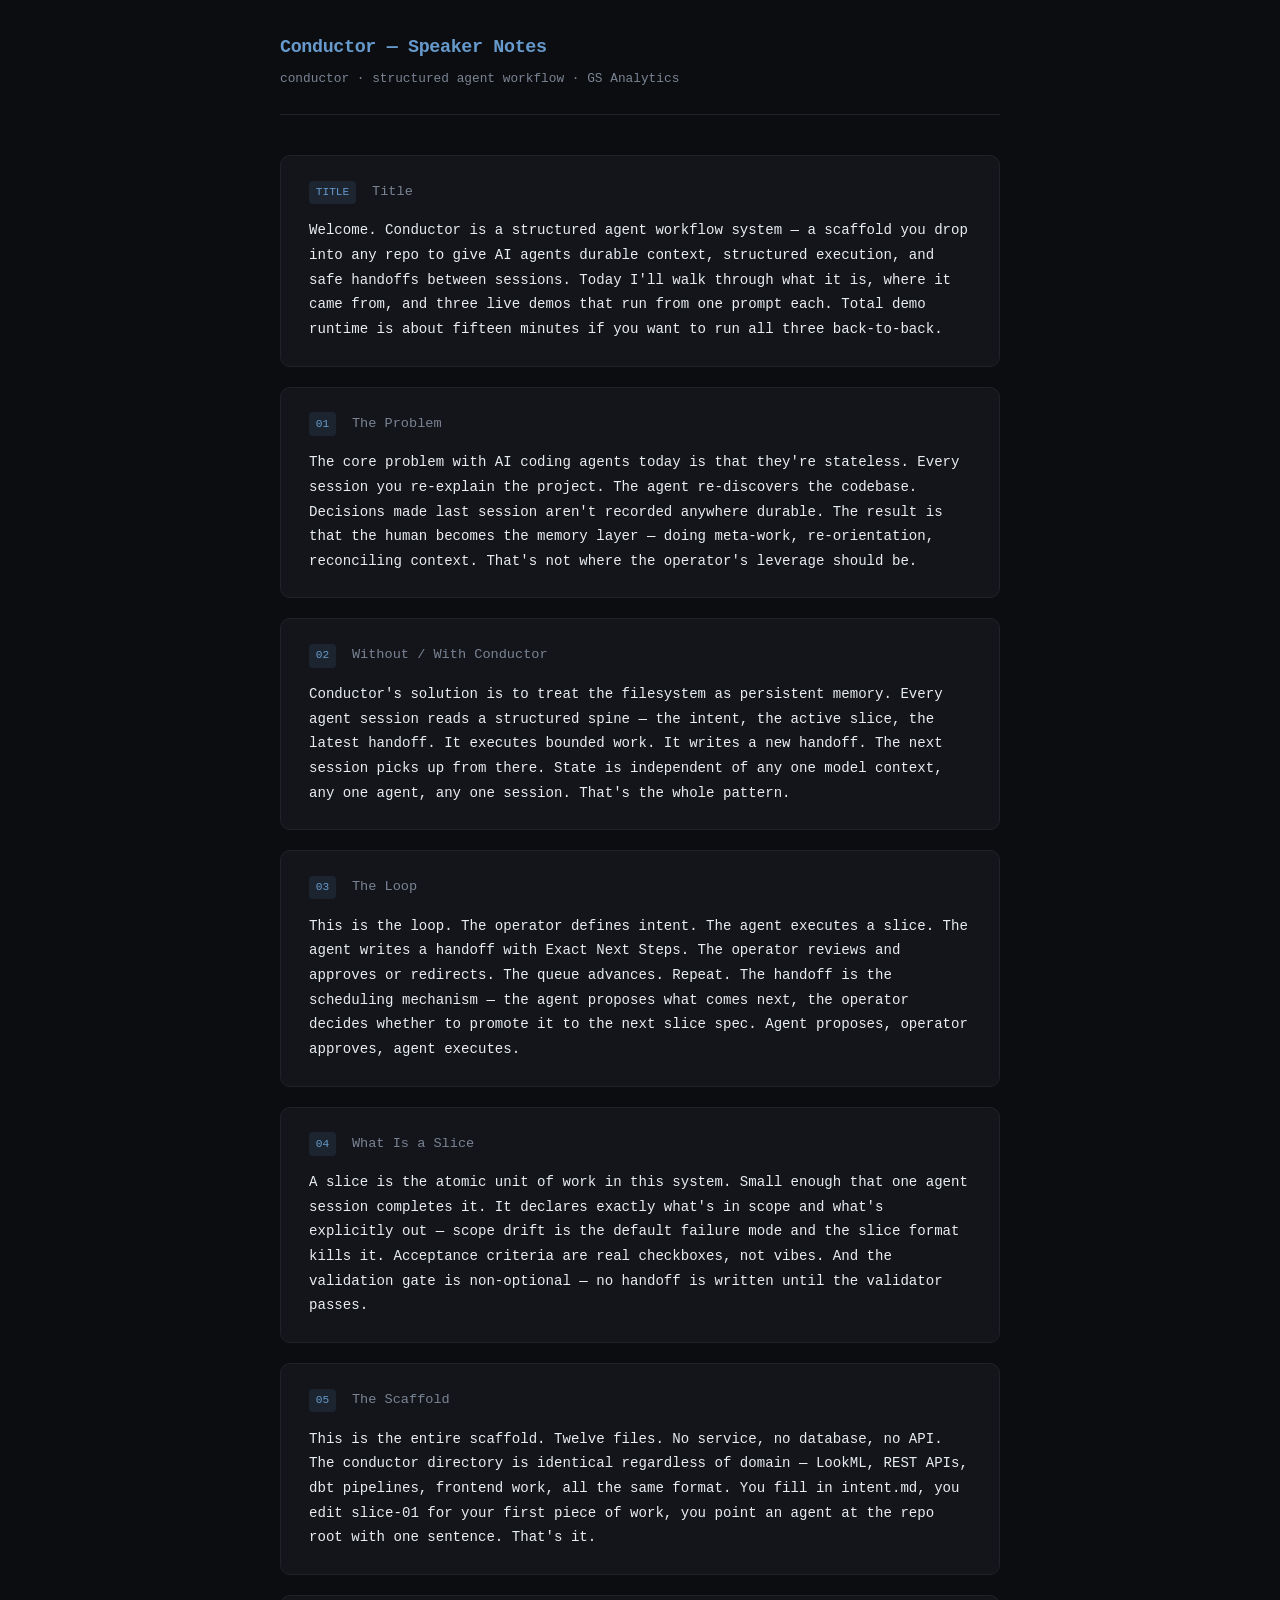
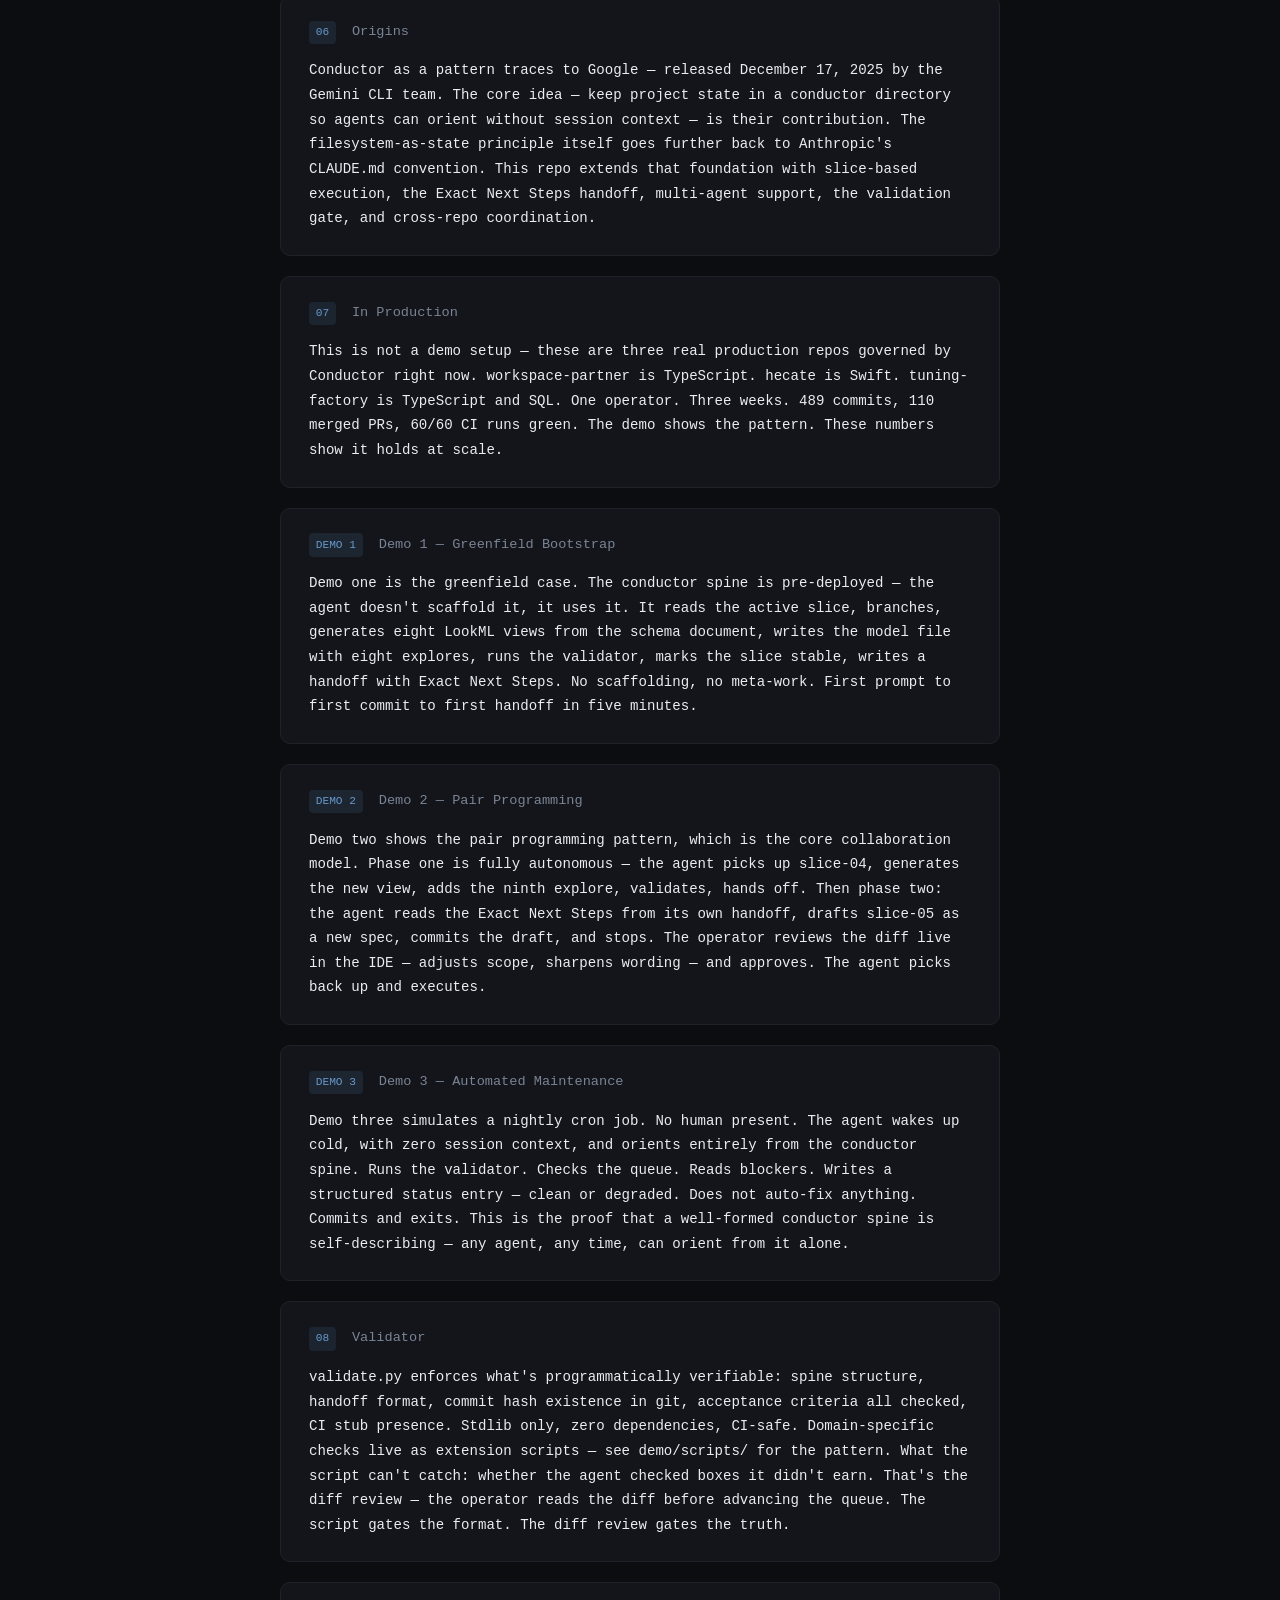
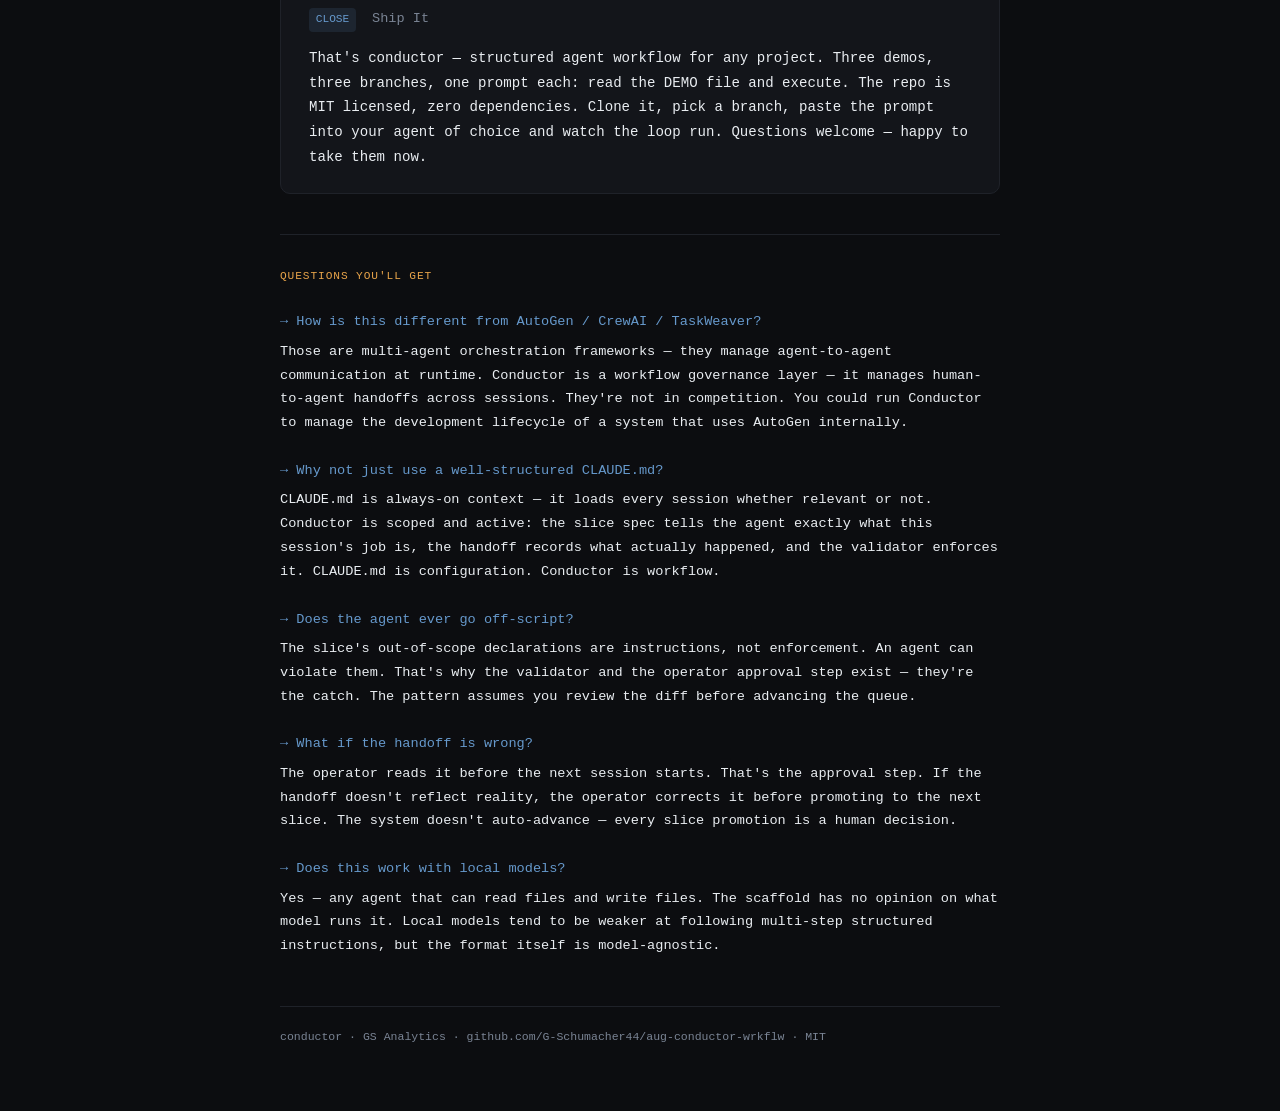
<file: docs/notes.html>
<!doctype html>
<html lang="en">
<head>
  <meta charset="utf-8">
  <meta name="viewport" content="width=device-width, initial-scale=1">
  <title>Conductor — Speaker Notes</title>
  <style>
    :root {
      --bg:      #0c0d10;
      --surface: #13151a;
      --border:  #1f2229;
      --brand:   #6699cc;
      --text:    #e9edf1;
      --muted:   #7a8494;
      --ok:      #4caf82;
      --warn:    #e8a44a;
    }
    * { box-sizing: border-box; margin: 0; padding: 0; }
    body {
      background: var(--bg); color: var(--text);
      font-family: 'JetBrains Mono', 'Fira Code', ui-monospace, monospace;
      font-size: 15px; line-height: 1.7;
      padding: 2rem 1.25rem 4rem;
      max-width: 760px; margin: 0 auto;
    }
    header {
      border-bottom: 1px solid var(--border);
      padding-bottom: 1.5rem; margin-bottom: 2.5rem;
    }
    header h1 { font-size: 1.15rem; color: var(--brand); letter-spacing: -0.02em; }
    header p  { font-size: 0.8rem; color: var(--muted); margin-top: 0.3rem; }
    .slide {
      background: var(--surface); border: 1px solid var(--border);
      border-radius: 10px; padding: 1.5rem 1.75rem;
      margin-bottom: 1.25rem;
    }
    .slide-header {
      display: flex; align-items: baseline; gap: 1rem;
      margin-bottom: 0.9rem;
    }
    .num {
      font-size: 0.7rem; color: var(--brand);
      background: rgba(102,153,204,0.12);
      padding: 0.2em 0.6em; border-radius: 4px;
      white-space: nowrap; flex-shrink: 0;
    }
    .title { font-size: 0.85rem; color: var(--muted); }
    .note  { font-size: 0.88rem; color: var(--text); line-height: 1.75; }
    .divider {
      border: none; border-top: 1px solid var(--border);
      margin: 2.5rem 0 2rem;
    }
    .faq-header {
      font-size: 0.7rem; color: var(--warn); letter-spacing: 0.08em;
      text-transform: uppercase; margin-bottom: 1.5rem;
    }
    .faq { margin-bottom: 1.5rem; }
    .faq .q { color: var(--brand); font-size: 0.85rem; margin-bottom: 0.4rem; }
    .faq .a { color: var(--text); font-size: 0.85rem; line-height: 1.75; }
    footer {
      margin-top: 3rem; padding-top: 1.25rem;
      border-top: 1px solid var(--border);
      font-size: 0.72rem; color: var(--muted);
    }
  </style>
</head>
<body>

<header>
  <h1>Conductor — Speaker Notes</h1>
  <p>conductor · structured agent workflow · GS Analytics</p>
</header>

<div class="slide">
  <div class="slide-header">
    <span class="num">TITLE</span>
    <span class="title">Title</span>
  </div>
  <p class="note">Welcome. Conductor is a structured agent workflow system — a scaffold you drop into any repo to give AI agents durable context, structured execution, and safe handoffs between sessions. Today I'll walk through what it is, where it came from, and three live demos that run from one prompt each. Total demo runtime is about fifteen minutes if you want to run all three back-to-back.</p>
</div>

<div class="slide">
  <div class="slide-header">
    <span class="num">01</span>
    <span class="title">The Problem</span>
  </div>
  <p class="note">The core problem with AI coding agents today is that they're stateless. Every session you re-explain the project. The agent re-discovers the codebase. Decisions made last session aren't recorded anywhere durable. The result is that the human becomes the memory layer — doing meta-work, re-orientation, reconciling context. That's not where the operator's leverage should be.</p>
</div>

<div class="slide">
  <div class="slide-header">
    <span class="num">02</span>
    <span class="title">Without / With Conductor</span>
  </div>
  <p class="note">Conductor's solution is to treat the filesystem as persistent memory. Every agent session reads a structured spine — the intent, the active slice, the latest handoff. It executes bounded work. It writes a new handoff. The next session picks up from there. State is independent of any one model context, any one agent, any one session. That's the whole pattern.</p>
</div>

<div class="slide">
  <div class="slide-header">
    <span class="num">03</span>
    <span class="title">The Loop</span>
  </div>
  <p class="note">This is the loop. The operator defines intent. The agent executes a slice. The agent writes a handoff with Exact Next Steps. The operator reviews and approves or redirects. The queue advances. Repeat. The handoff is the scheduling mechanism — the agent proposes what comes next, the operator decides whether to promote it to the next slice spec. Agent proposes, operator approves, agent executes.</p>
</div>

<div class="slide">
  <div class="slide-header">
    <span class="num">04</span>
    <span class="title">What Is a Slice</span>
  </div>
  <p class="note">A slice is the atomic unit of work in this system. Small enough that one agent session completes it. It declares exactly what's in scope and what's explicitly out — scope drift is the default failure mode and the slice format kills it. Acceptance criteria are real checkboxes, not vibes. And the validation gate is non-optional — no handoff is written until the validator passes.</p>
</div>

<div class="slide">
  <div class="slide-header">
    <span class="num">05</span>
    <span class="title">The Scaffold</span>
  </div>
  <p class="note">This is the entire scaffold. Twelve files. No service, no database, no API. The conductor directory is identical regardless of domain — LookML, REST APIs, dbt pipelines, frontend work, all the same format. You fill in intent.md, you edit slice-01 for your first piece of work, you point an agent at the repo root with one sentence. That's it.</p>
</div>

<div class="slide">
  <div class="slide-header">
    <span class="num">06</span>
    <span class="title">Origins</span>
  </div>
  <p class="note">Conductor as a pattern traces to Google — released December 17, 2025 by the Gemini CLI team. The core idea — keep project state in a conductor directory so agents can orient without session context — is their contribution. The filesystem-as-state principle itself goes further back to Anthropic's CLAUDE.md convention. This repo extends that foundation with slice-based execution, the Exact Next Steps handoff, multi-agent support, the validation gate, and cross-repo coordination.</p>
</div>

<div class="slide">
  <div class="slide-header">
    <span class="num">07</span>
    <span class="title">In Production</span>
  </div>
  <p class="note">This is not a demo setup — these are three real production repos governed by Conductor right now. workspace-partner is TypeScript. hecate is Swift. tuning-factory is TypeScript and SQL. One operator. Three weeks. 489 commits, 110 merged PRs, 60/60 CI runs green. The demo shows the pattern. These numbers show it holds at scale.</p>
</div>

<div class="slide">
  <div class="slide-header">
    <span class="num">DEMO 1</span>
    <span class="title">Demo 1 — Greenfield Bootstrap</span>
  </div>
  <p class="note">Demo one is the greenfield case. The conductor spine is pre-deployed — the agent doesn't scaffold it, it uses it. It reads the active slice, branches, generates eight LookML views from the schema document, writes the model file with eight explores, runs the validator, marks the slice stable, writes a handoff with Exact Next Steps. No scaffolding, no meta-work. First prompt to first commit to first handoff in five minutes.</p>
</div>

<div class="slide">
  <div class="slide-header">
    <span class="num">DEMO 2</span>
    <span class="title">Demo 2 — Pair Programming</span>
  </div>
  <p class="note">Demo two shows the pair programming pattern, which is the core collaboration model. Phase one is fully autonomous — the agent picks up slice-04, generates the new view, adds the ninth explore, validates, hands off. Then phase two: the agent reads the Exact Next Steps from its own handoff, drafts slice-05 as a new spec, commits the draft, and stops. The operator reviews the diff live in the IDE — adjusts scope, sharpens wording — and approves. The agent picks back up and executes.</p>
</div>

<div class="slide">
  <div class="slide-header">
    <span class="num">DEMO 3</span>
    <span class="title">Demo 3 — Automated Maintenance</span>
  </div>
  <p class="note">Demo three simulates a nightly cron job. No human present. The agent wakes up cold, with zero session context, and orients entirely from the conductor spine. Runs the validator. Checks the queue. Reads blockers. Writes a structured status entry — clean or degraded. Does not auto-fix anything. Commits and exits. This is the proof that a well-formed conductor spine is self-describing — any agent, any time, can orient from it alone.</p>
</div>

<div class="slide">
  <div class="slide-header">
    <span class="num">08</span>
    <span class="title">Validator</span>
  </div>
  <p class="note">validate.py enforces what's programmatically verifiable: spine structure, handoff format, commit hash existence in git, acceptance criteria all checked, CI stub presence. Stdlib only, zero dependencies, CI-safe. Domain-specific checks live as extension scripts — see demo/scripts/ for the pattern. What the script can't catch: whether the agent checked boxes it didn't earn. That's the diff review — the operator reads the diff before advancing the queue. The script gates the format. The diff review gates the truth.</p>
</div>

<div class="slide">
  <div class="slide-header">
    <span class="num">CLOSE</span>
    <span class="title">Ship It</span>
  </div>
  <p class="note">That's conductor — structured agent workflow for any project. Three demos, three branches, one prompt each: read the DEMO file and execute. The repo is MIT licensed, zero dependencies. Clone it, pick a branch, paste the prompt into your agent of choice and watch the loop run. Questions welcome — happy to take them now.</p>
</div>

<hr class="divider">

<p class="faq-header">Questions you'll get</p>

<div class="faq">
  <p class="q">→ How is this different from AutoGen / CrewAI / TaskWeaver?</p>
  <p class="a">Those are multi-agent orchestration frameworks — they manage agent-to-agent communication at runtime. Conductor is a workflow governance layer — it manages human-to-agent handoffs across sessions. They're not in competition. You could run Conductor to manage the development lifecycle of a system that uses AutoGen internally.</p>
</div>

<div class="faq">
  <p class="q">→ Why not just use a well-structured CLAUDE.md?</p>
  <p class="a">CLAUDE.md is always-on context — it loads every session whether relevant or not. Conductor is scoped and active: the slice spec tells the agent exactly what this session's job is, the handoff records what actually happened, and the validator enforces it. CLAUDE.md is configuration. Conductor is workflow.</p>
</div>

<div class="faq">
  <p class="q">→ Does the agent ever go off-script?</p>
  <p class="a">The slice's out-of-scope declarations are instructions, not enforcement. An agent can violate them. That's why the validator and the operator approval step exist — they're the catch. The pattern assumes you review the diff before advancing the queue.</p>
</div>

<div class="faq">
  <p class="q">→ What if the handoff is wrong?</p>
  <p class="a">The operator reads it before the next session starts. That's the approval step. If the handoff doesn't reflect reality, the operator corrects it before promoting to the next slice. The system doesn't auto-advance — every slice promotion is a human decision.</p>
</div>

<div class="faq">
  <p class="q">→ Does this work with local models?</p>
  <p class="a">Yes — any agent that can read files and write files. The scaffold has no opinion on what model runs it. Local models tend to be weaker at following multi-step structured instructions, but the format itself is model-agnostic.</p>
</div>

<footer>
  conductor · GS Analytics · github.com/G-Schumacher44/aug-conductor-wrkflw · MIT
</footer>

</body>
</html>
</file>
<file: docs/colors_and_type.css>
/* ============================================================
   GS Analytics — Colors & Type Tokens
   Source of truth lifted from G-Schumacher44/portfolio-site
   (src/styles/globals.css). All values here are 1:1 with that
   repo's `@theme` block unless explicitly extended.
   ============================================================ */

/* ---------- Web fonts (Google CDN — see README) ---------- */
@import url('https://fonts.googleapis.com/css2?family=JetBrains+Mono:wght@300;400;500;600;700&family=Caveat:wght@400;500;600;700&display=swap');

:root {
  /* ---------- CORE PALETTE — DARK (default) ---------- */
  /* The product lives in dark mode. Light is rare/comic-page only. */

  /* Surfaces — near-black blues */
  --bg:            #0c0d10;   /* page */
  --card:          #14161a;   /* raised card */
  --surface:       #161a20;   /* nav, panels */
  --line:          #22262c;   /* hairline border */
  --line-strong:   #2c3138;

  /* Foreground */
  --text:          #e9edf1;   /* primary text */
  --muted:         #a7b0bb;   /* secondary text */
  --muted-dim:     rgba(167, 176, 187, 0.5);

  /* Brand — a slate / dusty blue. NOT a saturated cyan. */
  --brand:         #6699cc;
  --brand-2:       #4a7fb3;   /* darker brand for hover/active */
  --brand-deep:    #1f3a5f;   /* logo blue / dark surfaces */
  --brand-ink:     #0f2540;   /* deepest brand for filled bgs */
  --brand-tint:    rgba(102, 153, 204, 0.12);   /* used for icon chips */
  --brand-dim:     rgba(102, 153, 204, 0.08);
  --glow:          rgba(102, 153, 204, 0.15);   /* hero blob fill */
  --glow-strong:   rgba(102, 153, 204, 0.30);   /* glow-pulse peak */
  --bracket:       rgba(102, 153, 204, 0.50);   /* [ ] frame around buttons */

  /* Accents (used sparingly) */
  --teal:          #4ec9b0;   /* terminal "OK", code highlight */
  --emerald-line:  rgba(16, 185, 129, 0.50);   /* terminal `$` lines bg */
  --emerald-low:   rgba(16, 185, 129, 0.35);   /* terminal body text */
  --magenta:       #e0457b;   /* pillar-swarm "High" end of scale */
  --purple:        #8e6bc5;   /* mid pillar-swarm hue */
  --garden:        #3d7a4a;   /* GardenBook (side product) green */
  --warn:          #d99a4a;   /* warnings */
  --danger:        #d96666;   /* errors */

  /* Semantic */
  --fg1:           var(--text);
  --fg2:           var(--muted);
  --fg3:           var(--muted-dim);
  --link:          var(--brand);
  --link-hover:    var(--text);
  --focus-ring:    rgba(102, 153, 204, 0.40);

  /* Selection */
  --selection-bg:  rgba(102, 153, 204, 0.30);

  /* ---------- TYPE ---------- */
  /* Brand is mono-first. Body is JetBrains Mono. */
  --font-mono:     'JetBrains Mono', 'Fira Code', 'Cascadia Code', ui-monospace, SFMono-Regular, Menlo, monospace;
  --font-sans:     'JetBrains Mono', ui-monospace, monospace; /* same as mono — by design */
  --font-hand:     'Caveat', cursive;                          /* hand-drawn accent / comic pages */
  --font-serif:    Georgia, 'Times New Roman', serif;          /* not used by brand; fallback only */

  /* Type scale — built around 1rem = 16px, line-height generous */
  --fs-xs:    11px;     /* eyebrows / micro caps */
  --fs-sm:    13px;
  --fs-base:  16px;
  --fs-lg:    18px;
  --fs-xl:    20px;
  --fs-2xl:   24px;
  --fs-3xl:   30px;
  --fs-4xl:   36px;
  --fs-5xl:   48px;
  --fs-hero:  clamp(40px, 8vw, 96px);  /* `garrett_schumacher` style mega type */

  --lh-tight:  1.15;
  --lh-snug:   1.35;
  --lh-normal: 1.5;
  --lh-relax:  1.65;   /* body default */

  --tracking-mega:   -0.02em;
  --tracking-tight: -0.01em;
  --tracking-normal: 0;
  --tracking-eyebrow: 0.3em;   /* all-caps section eyebrows */

  --weight-regular: 400;
  --weight-medium:  500;
  --weight-semi:    600;
  --weight-bold:    700;

  /* ---------- ELEVATION / RADII / SPACING ---------- */
  --radius-xs:  4px;
  --radius-sm:  8px;
  --radius-md:  12px;
  --radius-lg:  16px;
  --radius-2xl: 24px;       /* GlassPanel default */
  --radius-pill: 999px;

  --shadow-card:    0 8px 32px rgba(0, 0, 0, 0.25);
  --shadow-lift:    0 12px 40px rgba(0, 0, 0, 0.35);
  --shadow-glow:    0 0 40px rgba(102, 153, 204, 0.30);
  --shadow-inset:   inset 0 1px 0 rgba(255, 255, 255, 0.04);

  /* Spacing — Tailwind-ish 4px base */
  --space-1:  4px;
  --space-2:  8px;
  --space-3:  12px;
  --space-4:  16px;
  --space-5:  20px;
  --space-6:  24px;
  --space-8:  32px;
  --space-10: 40px;
  --space-12: 48px;
  --space-16: 64px;
  --space-20: 80px;

  /* Motion */
  --ease-out:  cubic-bezier(0.16, 1, 0.3, 1);
  --ease-in-out: cubic-bezier(0.65, 0, 0.35, 1);
  --dur-fast:   150ms;
  --dur-base:   200ms;
  --dur-slow:   300ms;
  --dur-hero:   700ms;   /* hero-fade-up */
}

/* ---------- SEMANTIC HEADLINE / BODY HELPERS ---------- */
/* These are convenience classes that map to the brand's actual usage. */

.gs-display {
  font-family: var(--font-mono);
  font-size: var(--fs-hero);
  font-weight: var(--weight-bold);
  letter-spacing: var(--tracking-mega);
  line-height: var(--lh-tight);
  color: var(--text);
}

.gs-tagline {
  font-family: var(--font-mono);
  font-size: clamp(20px, 3vw, 36px);
  font-weight: var(--weight-medium);
  letter-spacing: var(--tracking-tight);
  color: var(--brand);
}

.gs-h1 { font-family: var(--font-mono); font-size: var(--fs-4xl); font-weight: var(--weight-bold); color: var(--text); letter-spacing: var(--tracking-tight); }
.gs-h2 { font-family: var(--font-mono); font-size: var(--fs-2xl); font-weight: var(--weight-bold); color: var(--text); }
.gs-h3 { font-family: var(--font-mono); font-size: var(--fs-lg); font-weight: var(--weight-semi); color: var(--brand); }
.gs-h4 { font-family: var(--font-mono); font-size: var(--fs-base); font-weight: var(--weight-semi); color: var(--text); }

.gs-eyebrow {
  font-family: var(--font-mono);
  font-size: var(--fs-xs);
  font-weight: var(--weight-semi);
  letter-spacing: var(--tracking-eyebrow);
  text-transform: uppercase;
  color: rgba(102, 153, 204, 0.72);
}

.gs-body {
  font-family: var(--font-mono);
  font-size: var(--fs-base);
  line-height: var(--lh-relax);
  color: var(--muted);
}

.gs-code {
  font-family: var(--font-mono);
  font-size: var(--fs-sm);
  color: var(--teal);
  background: rgba(78, 201, 176, 0.08);
  padding: 2px 6px;
  border-radius: var(--radius-xs);
}

.gs-hand {
  font-family: var(--font-hand);
  font-weight: var(--weight-semi);
  letter-spacing: 0.01em;
}

/* ---------- DEFAULT BASE STYLES ---------- */
html, body {
  background: var(--bg);
  color: var(--text);
  font-family: var(--font-mono);
  font-size: var(--fs-base);
  line-height: var(--lh-relax);
  -webkit-font-smoothing: antialiased;
  -moz-osx-font-smoothing: grayscale;
}

::selection { background: var(--selection-bg); color: var(--text); }

a { color: var(--brand); text-decoration: none; transition: color var(--dur-base); }
a:hover { color: var(--text); text-decoration: underline; }

/* ---------- COMPONENT PRIMITIVES ---------- */
/* The brand's signature: bracket button. */
.gs-bracket-btn {
  display: inline-flex;
  align-items: center;
  font-family: var(--font-mono);
  font-size: var(--fs-sm);
  color: var(--muted);
  background: transparent;
  border: 0;
  cursor: pointer;
  transition: color var(--dur-base);
}
.gs-bracket-btn .bk { color: var(--bracket); transition: transform var(--dur-base); }
.gs-bracket-btn .lbl { padding: 0 8px; transition: color var(--dur-base); }
.gs-bracket-btn:hover { color: var(--text); }
.gs-bracket-btn:hover .bk:first-child { transform: translateX(-2px); }
.gs-bracket-btn:hover .bk:last-child  { transform: translateX(2px); }
.gs-bracket-btn--primary .bk { color: var(--brand); }
.gs-bracket-btn--primary .lbl { color: var(--text); }
.gs-bracket-btn--primary:hover .lbl { color: var(--brand); }

/* GlassPanel — the workhorse card */
.gs-glass {
  position: relative;
  border-radius: var(--radius-2xl);
  border: 1px solid rgba(102, 153, 204, 0.12);
  background: rgba(20, 22, 26, 0.60);
  backdrop-filter: blur(20px);
  -webkit-backdrop-filter: blur(20px);
  padding: var(--space-6);
  box-shadow: var(--shadow-card);
}
.gs-glass--hover { transition: transform var(--dur-slow) var(--ease-out), border-color var(--dur-slow), box-shadow var(--dur-slow); }
.gs-glass--hover:hover { transform: translateY(-4px); border-color: rgba(102, 153, 204, 0.25); box-shadow: var(--shadow-lift); }

/* Gradient divider — used between sections */
.gs-gradient-divider {
  height: 1px;
  background: linear-gradient(90deg, transparent, var(--brand), transparent);
}

/* Icon chip — small rounded tile behind a Lucide icon */
.gs-icon-chip {
  display: inline-flex;
  align-items: center;
  justify-content: center;
  padding: 10px;
  border-radius: var(--radius-md);
  background: var(--brand-tint);
  color: var(--brand);
}

/* Eyebrow + section title combo */
.gs-section-eyebrow {
  font-family: var(--font-mono);
  font-size: var(--fs-xs);
  font-weight: var(--weight-semi);
  letter-spacing: var(--tracking-eyebrow);
  text-transform: uppercase;
  color: rgba(102, 153, 204, 0.72);
}

/* Keyframes — copied from animations.css */
@keyframes gs-float    { 0%,100%{transform:translateY(0)} 50%{transform:translateY(-6px)} }
@keyframes gs-pulse    { 0%,100%{opacity:1} 50%{opacity:0.7} }
@keyframes gs-blink    { 0%,100%{opacity:1} 50%{opacity:0} }
@keyframes gs-glow     { 0%,100%{box-shadow:0 0 20px var(--glow)} 50%{box-shadow:0 0 40px var(--glow-strong)} }
@keyframes gs-fade-up  { from{opacity:0;transform:translateY(24px)} to{opacity:1;transform:translateY(0)} }
.gs-fade-in { animation: gs-fade-up var(--dur-hero) var(--ease-out) both; }

@media (prefers-reduced-motion: reduce) {
  *, *::before, *::after { animation-duration: 0.01ms !important; transition-duration: 0.01ms !important; }
}
</file>
